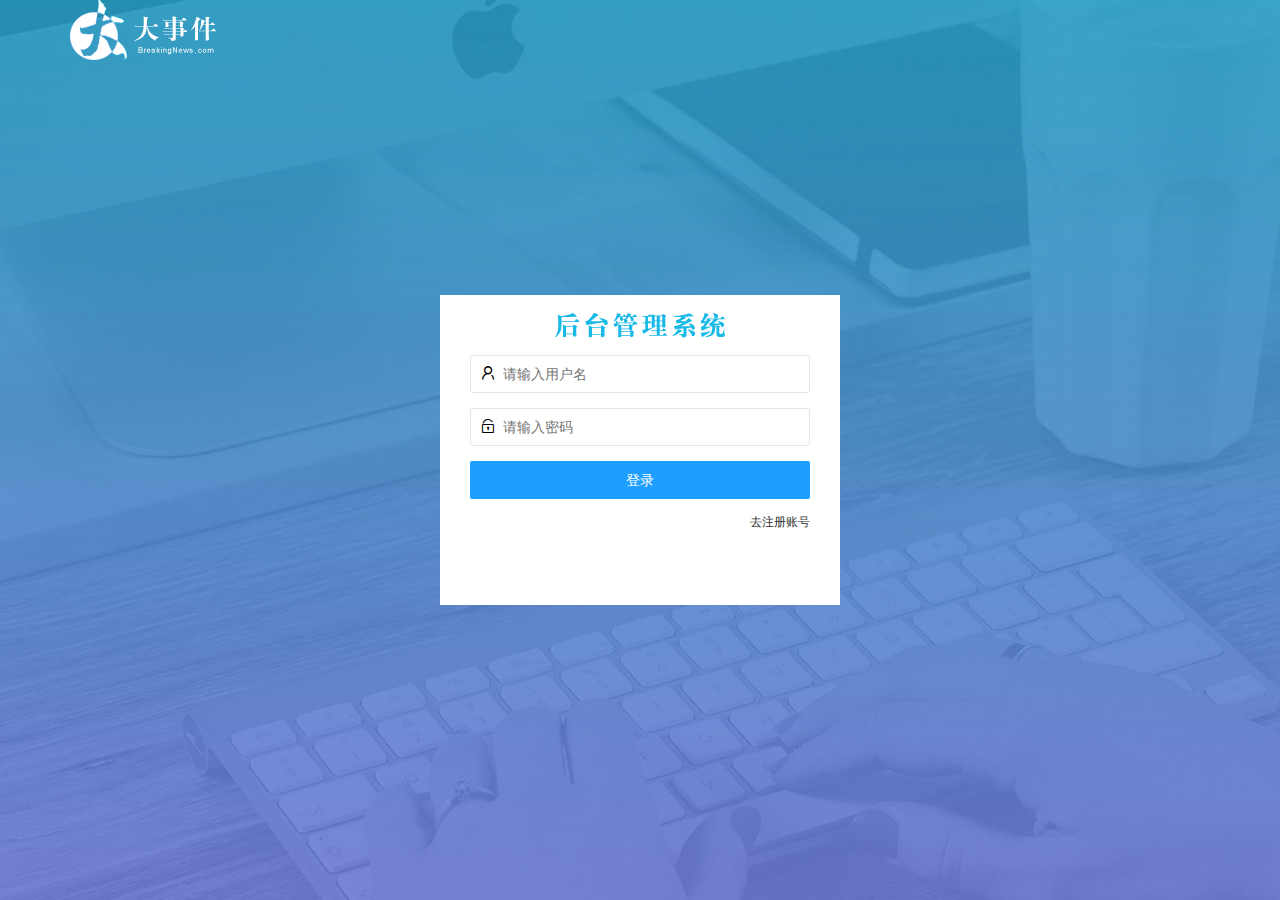
<file: login.html>
<!DOCTYPE html>
<html lang="en">

<head>
    <meta charset="UTF-8" />
    <meta http-equiv="X-UA-Compatible" content="IE=edge" />
    <meta name="viewport" content="width=device-width, initial-scale=1.0" />
    <title>大事件-登录</title>
    <!-- 导入 LayUI 样式 -->
    <link rel="stylesheet" href="./assets/lib/layui/css/layui.css" />
    <!-- 导入自定义样式 -->
    <link rel="stylesheet" href="./assets/css/login.css" />
</head>

<body>
    <!-- 头部 logo 区域 -->
    <div class="layui-main">
        <img src="./assets/images/logo.png" alt="" />
    </div>

    <!-- 登录注册区域 -->
    <div class="loginAndRegBox">
        <!-- 登录标题 -->
        <div class="title-box"></div>
        <!-- 登录 -->
        <div class="login-box">
            <form class="layui-form" action="" id="form_login">
                <!-- 用户名 -->
                <div class="layui-form-item">
                    <i class="layui-icon layui-icon-username"></i>
                    <input type="text" name="username" required lay-verify="required" placeholder="请输入用户名"
                        autocomplete="off" class="layui-input" />
                </div>
                <!-- 密码 -->
                <div class="layui-form-item">
                    <i class="layui-icon layui-icon-password"></i>
                    <input type="password" name="password" required lay-verify="required|pwd" placeholder="请输入密码"
                        autocomplete="off" class="layui-input" />
                </div>
                <!-- 登录按钮 -->
                <div class="layui-form-item">
                    <!-- 注意：表单提交按钮和普通按钮的区别，就是 lay-submit 属性 -->
                    <button class="layui-btn layui-btn-normal layui-btn-fluid" lay-submit>
                        登录
                    </button>
                </div>
                <div class="layui-form-item link">
                    <a href="javascript:;" id="link_reg">去注册账号</a>
                </div>
            </form>
        </div>
        <!-- 注册 -->
        <div class="reg-box">
            <form class="layui-form" id="form_reg" action="">
                <!-- 用户名 -->
                <div class="layui-form-item">
                    <i class="layui-icon layui-icon-username"></i>
                    <input type="text" name="username" required lay-verify="required" placeholder="请输入用户名"
                        autocomplete="off" class="layui-input" />
                </div>
                <!-- 密码 -->
                <div class="layui-form-item">
                    <i class="layui-icon layui-icon-password"></i>
                    <input type="password" name="password" required lay-verify="required|pwd" placeholder="请输入密码"
                        autocomplete="off" class="layui-input" />
                </div>
                <!-- 确认密码 -->
                <div class="layui-form-item">
                    <i class="layui-icon layui-icon-password"></i>
                    <input type="password" name="repassword" required lay-verify="required|pwd|repwd"
                        placeholder="再次确认密码" autocomplete="off" class="layui-input" />
                </div>
                <!-- 注册按钮 -->
                <div class="layui-form-item">
                    <!-- 注意：表单提交按钮和普通按钮的区别，就是 lay-submit 属性 -->
                    <button class="layui-btn layui-btn-normal layui-btn-fluid" lay-submit>
                        注册
                    </button>
                </div>
                <div class="layui-form-item link">
                    <a href="javascript:;" id="link_login">去登录</a>
                </div>
            </form>
        </div>
    </div>
</body>
<!-- 导入 LayUI 的 js 文件 -->
<script src="./assets/lib/layui/layui.all.js"></script>
<!-- 导入 jquery -->
<script src="./assets/lib/jquery.js"></script>
<script src="./assets/js/baseAPI.js"></script>
<!-- 导入自己的 js 文件 -->
<script src="./assets/js/login.js"></script>

</html>
</file>
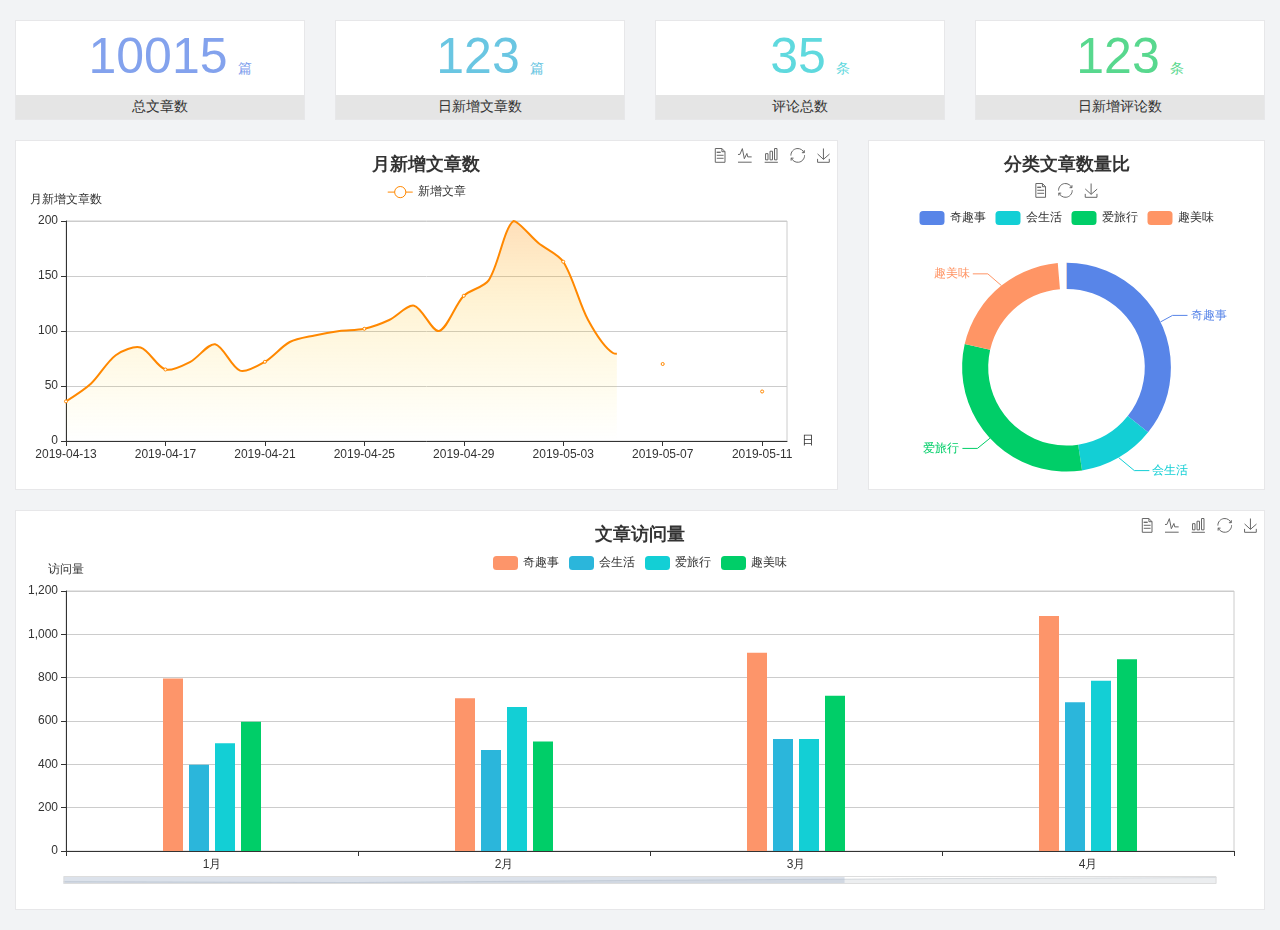
<file: home/dashboard.html>
<!DOCTYPE html>
<html lang="en">

<head>
  <meta charset="UTF-8">
  <meta name="viewport" content="width=device-width, initial-scale=1.0">
  <meta http-equiv="X-UA-Compatible" content="ie=edge">
  <title>图表统计</title>
  <link rel="stylesheet" href="../assets/lib/bootstrap.css" />
  <link rel="stylesheet" href="../assets/lib/main.css" />
  <script src="../assets/lib/jquery.js"></script>
  <script type="text/javascript" src="../assets/lib/echarts.min.js"></script>
</head>

<body>
  <div class="container-fluid">
    <div class="row spannel_list">
      <div class="col-sm-3 col-xs-6">
        <div class="spannel">
          <em>10015</em><span>篇</span>
          <b>总文章数</b>
        </div>
      </div>
      <div class="col-sm-3 col-xs-6">
        <div class="spannel scolor01">
          <em>123</em><span>篇</span>
          <b>日新增文章数</b>
        </div>
      </div>
      <div class="col-sm-3 col-xs-6">
        <div class="spannel scolor02">
          <em>35</em><span>条</span>
          <b>评论总数</b>
        </div>
      </div>
      <div class="col-sm-3 col-xs-6">
        <div class="spannel scolor03">
          <em>123</em><span>条</span>
          <b>日新增评论数</b>
        </div>
      </div>
    </div>
  </div>

  <div class="container-fluid">
    <div class="row curve-pie">
      <div class="col-lg-8 col-md-8">
        <div class="gragh_pannel" id="curve_show"></div>
      </div>
      <div class="col-lg-4 col-md-4">
        <div class="gragh_pannel" id="pie_show"></div>
      </div>
    </div>
  </div>

  <div class="container-fluid">
    <div class="column_pannel" id="column_show"></div>
  </div>

  <script>
    var oChart = echarts.init(document.getElementById('curve_show'));
    var aList_all = [
      { 'count': 36, 'date': '2019-04-13' },
      { 'count': 52, 'date': '2019-04-14' },
      { 'count': 78, 'date': '2019-04-15' },
      { 'count': 85, 'date': '2019-04-16' },
      { 'count': 65, 'date': '2019-04-17' },
      { 'count': 72, 'date': '2019-04-18' },
      { 'count': 88, 'date': '2019-04-19' },
      { 'count': 64, 'date': '2019-04-20' },
      { 'count': 72, 'date': '2019-04-21' },
      { 'count': 90, 'date': '2019-04-22' },
      { 'count': 96, 'date': '2019-04-23' },
      { 'count': 100, 'date': '2019-04-24' },
      { 'count': 102, 'date': '2019-04-25' },
      { 'count': 110, 'date': '2019-04-26' },
      { 'count': 123, 'date': '2019-04-27' },
      { 'count': 100, 'date': '2019-04-28' },
      { 'count': 132, 'date': '2019-04-29' },
      { 'count': 146, 'date': '2019-04-30' },
      { 'count': 200, 'date': '2019-05-01' },
      { 'count': 180, 'date': '2019-05-02' },
      { 'count': 163, 'date': '2019-05-03' },
      { 'count': 110, 'date': '2019-05-04' },
      { 'count': 80, 'date': '2019-05-05' },
      { 'count': 82, 'date': '2019-05-06' },
      { 'count': 70, 'date': '2019-05-07' },
      { 'count': 65, 'date': '2019-05-08' },
      { 'count': 54, 'date': '2019-05-09' },
      { 'count': 40, 'date': '2019-05-10' },
      { 'count': 45, 'date': '2019-05-11' },
      { 'count': 38, 'date': '2019-05-12' },
    ];

    let aCount = [];
    let aDate = [];

    for (var i = 0; i < aList_all.length; i++) {
      aCount.push(aList_all[i].count);
      aDate.push(aList_all[i].date);
    }

    var chartopt = {
      title: {
        text: '月新增文章数',
        left: 'center',
        top: '10'
      },
      tooltip: {
        trigger: 'axis'
      },
      legend: {
        data: ['新增文章'],
        top: '40'
      },
      toolbox: {
        show: true,
        feature: {
          mark: { show: true },
          dataView: { show: true, readOnly: false },
          magicType: { show: true, type: ['line', 'bar'] },
          restore: { show: true },
          saveAsImage: { show: true }
        }
      },
      calculable: true,
      xAxis: [
        {
          name: '日',
          type: 'category',
          boundaryGap: false,
          data: aDate
        }
      ],
      yAxis: [
        {
          name: '月新增文章数',
          type: 'value'
        }
      ],
      series: [
        {
          name: '新增文章',
          type: 'line',
          smooth: true,
          itemStyle: { normal: { areaStyle: { type: 'default' }, color: '#f80' }, lineStyle: { color: '#f80' } },
          data: aCount
        }],
      areaStyle: {
        normal: {
          color: new echarts.graphic.LinearGradient(0, 0, 0, 1, [{
            offset: 0,
            color: 'rgba(255,136,0,0.39)'
          }, {
            offset: .34,
            color: 'rgba(255,180,0,0.25)'
          }, {
            offset: 1,
            color: 'rgba(255,222,0,0.00)'
          }])

        }
      },
      grid: {
        show: true,
        x: 50,
        x2: 50,
        y: 80,
        height: 220
      }
    };

    oChart.setOption(chartopt);


    var oPie = echarts.init(document.getElementById('pie_show'));
    var oPieopt =
    {
      title: {
        top: 10,
        text: '分类文章数量比',
        x: 'center'
      },
      tooltip: {
        trigger: 'item',
        formatter: "{a} <br/>{b} : {c} ({d}%)"
      },
      color: ['#5885e8', '#13cfd5', '#00ce68', '#ff9565'],
      legend: {
        x: 'center',
        top: 65,
        data: ['奇趣事', '会生活', '爱旅行', '趣美味']
      },
      toolbox: {
        show: true,
        x: 'center',
        top: 35,
        feature: {
          mark: { show: true },
          dataView: { show: true, readOnly: false },
          magicType: {
            show: true,
            type: ['pie', 'funnel'],
            option: {
              funnel: {
                x: '25%',
                width: '50%',
                funnelAlign: 'left',
                max: 1548
              }
            }
          },
          restore: { show: true },
          saveAsImage: { show: true }
        }
      },
      calculable: true,
      series: [
        {
          name: '访问来源',
          type: 'pie',
          radius: ['45%', '60%'],
          center: ['50%', '65%'],
          data: [
            { value: 300, name: '奇趣事' },
            { value: 100, name: '会生活' },
            { value: 260, name: '爱旅行' },
            { value: 180, name: '趣美味' }
          ]
        }
      ]
    };
    oPie.setOption(oPieopt);



    var oColumn = this.echarts.init(document.getElementById('column_show'));
    var oColumnopt =
    {
      title: {
        text: '文章访问量',
        left: 'center',
        top: '10'
      },
      tooltip: {
        trigger: 'axis'
      },
      legend: {
        data: ['奇趣事', '会生活', '爱旅行', '趣美味'],
        top: '40'
      },
      toolbox: {
        show: true,
        feature: {
          mark: { show: true },
          dataView: { show: true, readOnly: false },
          magicType: { show: true, type: ['line', 'bar'] },
          restore: { show: true },
          saveAsImage: { show: true }
        }
      },
      calculable: true,
      xAxis: [
        {
          type: 'category',
          data: ['1月', '2月', '3月', '4月', '5月']
        }
      ],
      yAxis: [
        {
          name: '访问量',
          type: 'value'
        }
      ],
      series: [
        {
          name: '奇趣事',
          type: 'bar',
          barWidth: 20,
          itemStyle: {
            normal: { areaStyle: { type: 'default' }, color: '#fd956a' }
          },
          data: [800, 708, 920, 1090, 1200]
        },
        {
          name: '会生活',
          type: 'bar',
          barWidth: 20,
          itemStyle: {
            normal: { areaStyle: { type: 'default' }, color: '#2bb6db' }
          },
          data: [400, 468, 520, 690, 800]
        },
        {
          name: '爱旅行',
          type: 'bar',
          barWidth: 20,
          itemStyle: {
            normal: { areaStyle: { type: 'default' }, color: '#13cfd5' }
          },
          data: [500, 668, 520, 790, 900]
        },
        {
          name: '趣美味',
          type: 'bar',
          barWidth: 20,
          itemStyle: {
            normal: { areaStyle: { type: 'default' }, color: '#00ce68' }
          },
          data: [600, 508, 720, 890, 1000]
        }
      ],
      grid: {
        show: true,
        x: 50,
        x2: 30,
        y: 80,
        height: 260
      },
      dataZoom: [//给x轴设置滚动条
        {
          start: 0,//默认为0
          end: 100 - 1000 / 31,//默认为100
          type: 'slider',
          show: true,
          xAxisIndex: [0],
          handleSize: 0,//滑动条的 左右2个滑动条的大小
          height: 8,//组件高度
          left: 45, //左边的距离
          right: 50,//右边的距离
          bottom: 26,//右边的距离
          handleColor: '#ddd',//h滑动图标的颜色
          handleStyle: {
            borderColor: "#cacaca",
            borderWidth: "1",
            shadowBlur: 2,
            background: "#ddd",
            shadowColor: "#ddd",
          }
        }]
    };
    oColumn.setOption(oColumnopt);
  </script>
</body>

</html>
</file>
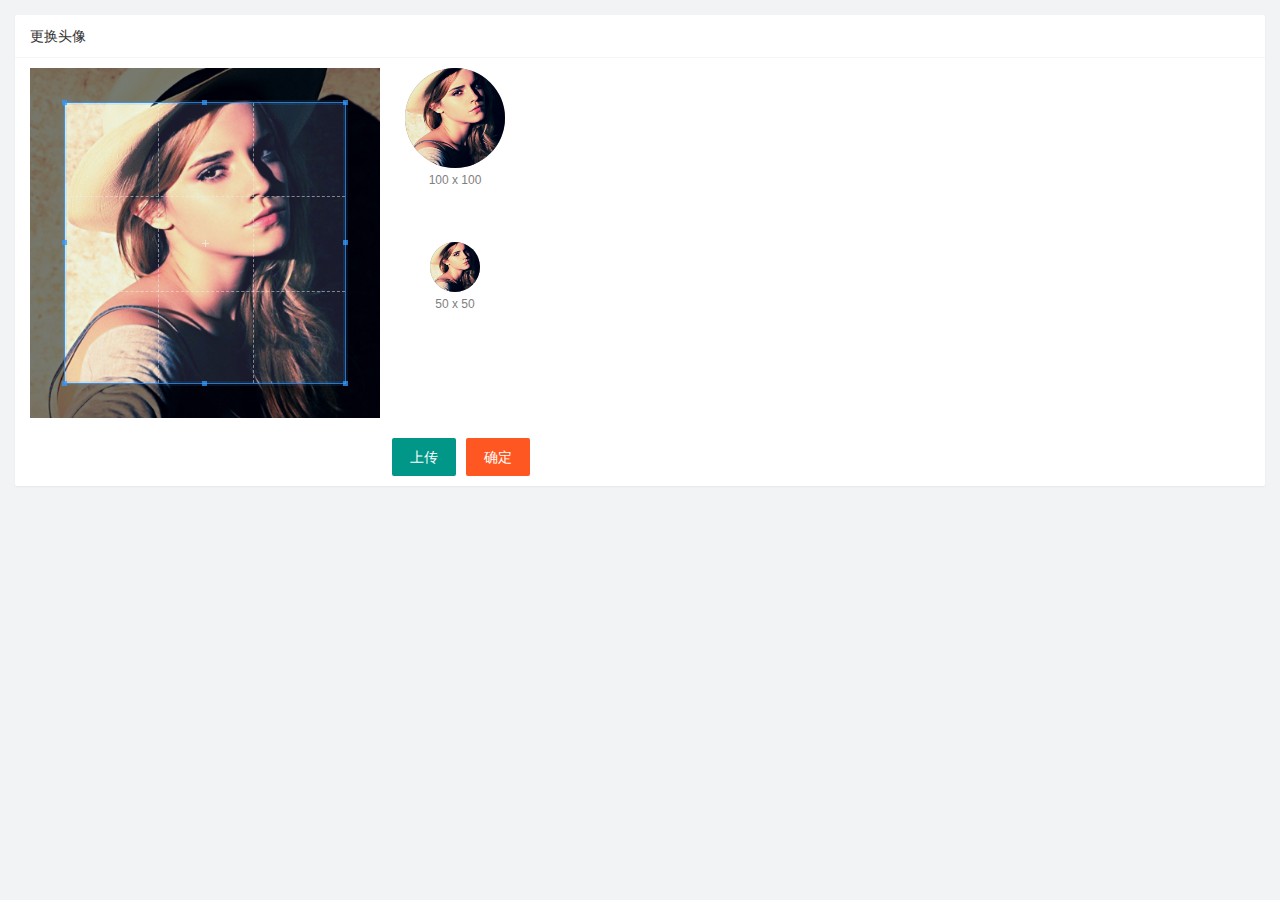
<file: user/user_avatar.html>
<!DOCTYPE html>
<html lang="en">

<head>
  <meta charset="UTF-8" />
  <meta http-equiv="X-UA-Compatible" content="IE=edge" />
  <meta name="viewport" content="width=device-width, initial-scale=1.0" />
  <title>Document</title>
  <link rel="stylesheet" href="../assets/lib/layui/css/layui.css" />
  <link rel="stylesheet" href="../assets/css/user/user_avatar.css" />
  <link rel="stylesheet" href="../assets/lib/cropper/cropper.css" />
</head>

<body>
  <div class="layui-card">
    <div class="layui-card-header">更换头像</div>
    <div class="layui-card-body">
      <!-- 第一行的图片裁剪和预览区域 -->
      <div class="row1">
        <!-- 图片裁剪区域 -->
        <div class="cropper-box">
          <!-- 这个 img 标签很重要，将来会把它初始化为裁剪区域 -->
          <img id="image" src="../assets/images/sample.jpg" />
        </div>
        <!-- 图片的预览区域 -->
        <div class="preview-box">
          <div>
            <!-- 宽高为 100px 的预览区域 -->
            <div class="img-preview w100"></div>
            <p class="size">100 x 100</p>
          </div>
          <div>
            <!-- 宽高为 50px 的预览区域 -->
            <div class="img-preview w50"></div>
            <p class="size">50 x 50</p>
          </div>
        </div>
      </div>
      <!-- 第二行的按钮区域 -->
      <div class="row2">
        <input type="file" name="" id="file" accept="image/png,image/jpeg" />
        <button type="button" class="layui-btn" id="btnChooseImage">
          上传
        </button>
        <button type="button" id="btnUpload" class="layui-btn layui-btn-danger">确定</button>
      </div>
    </div>
  </div>
</body>
<script src="../assets/lib/layui/layui.all.js"></script>
<script src="../assets/lib/jquery.js"></script>
<script src="../assets/lib/cropper/Cropper.js"></script>
<script src="../assets/lib/cropper/jquery-cropper.js"></script>
<script src="../assets/js/baseAPI.js"></script>
<script src="../assets/js/user/useravatar.js"></script>

</html>
</file>
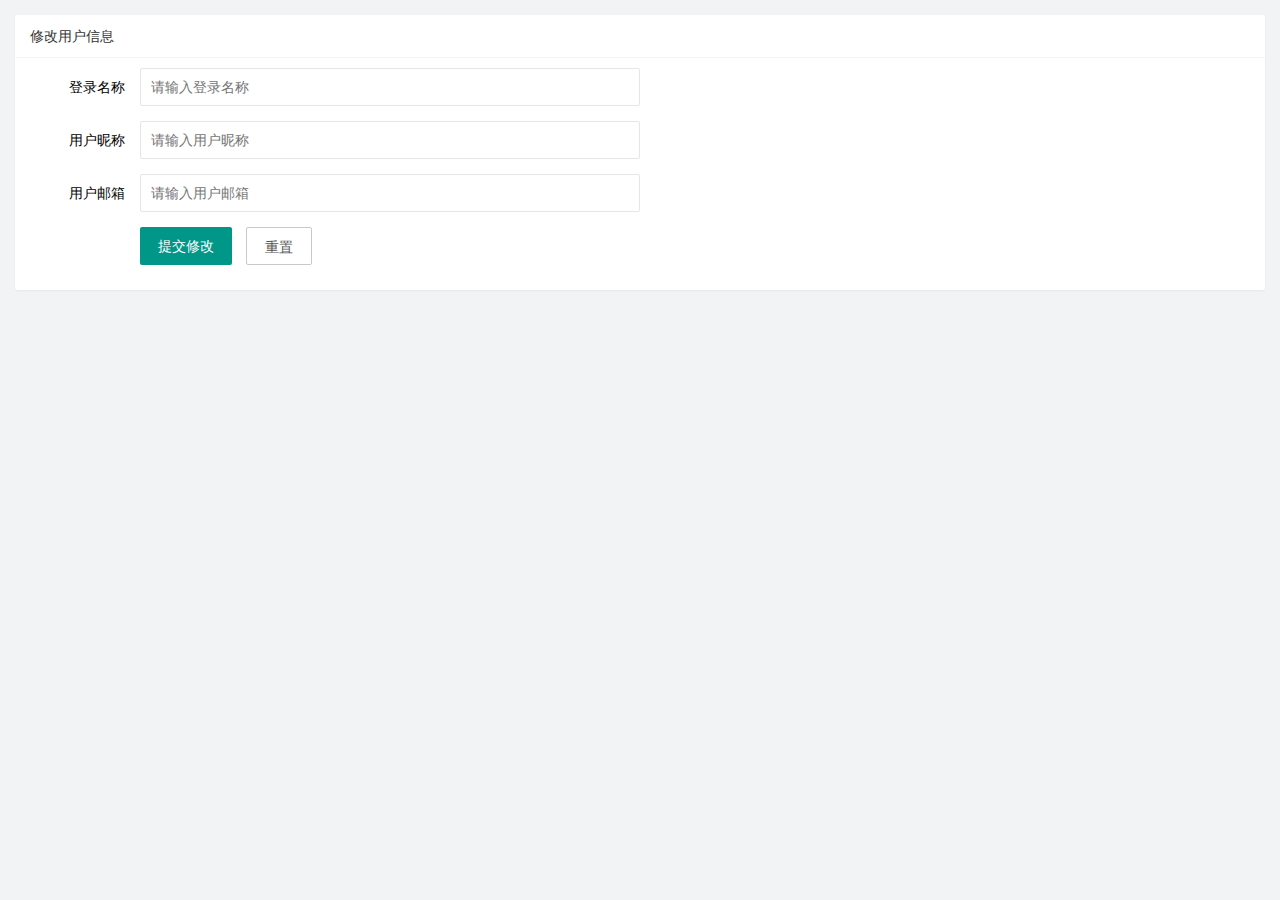
<file: user/user_info.html>
<!DOCTYPE html>
<html lang="en">

<head>
  <meta charset="UTF-8" />
  <meta http-equiv="X-UA-Compatible" content="IE=edge" />
  <meta name="viewport" content="width=device-width, initial-scale=1.0" />
  <title>Document</title>
  <link rel="stylesheet" href="../assets/lib/layui/css/layui.css" />
  <link rel="stylesheet" href="../assets/css/user/user_info.css" />
</head>

<body>
  <div class="layui-card">
    <div class="layui-card-header">修改用户信息</div>
    <div class="layui-card-body">
      <!-- form 表单 -->
      <form class="layui-form" action="" lay-filter="formUserInfo">
        <!-- 隐藏域 -->
        <input type="hidden" name="id">
        <div class="layui-form-item">
          <label class="layui-form-label">登录名称</label>
          <div class="layui-input-block">
            <input type="text" name="username" required readonly lay-verify="required" placeholder="请输入登录名称"
              autocomplete="off" class="layui-input" />
          </div>
        </div>
        <div class="layui-form-item">
          <label class="layui-form-label">用户昵称</label>
          <div class="layui-input-block">
            <input type="text" name="nickname" required lay-verify="required|nickname" placeholder="请输入用户昵称"
              autocomplete="off" class="layui-input" />
          </div>
        </div>
        <div class="layui-form-item">
          <label class="layui-form-label">用户邮箱</label>
          <div class="layui-input-block">
            <input type="text" name="email" required lay-verify="required|email" placeholder="请输入用户邮箱"
              autocomplete="off" class="layui-input" />
          </div>
        </div>
        <div class="layui-form-item">
          <div class="layui-input-block">
            <button class="layui-btn" lay-submit lay-filter="formDemo">提交修改</button>
            <button type="reset" id="btnReset" class="layui-btn layui-btn-primary">重置</button>
          </div>
        </div>
      </form>
    </div>
  </div>
</body>
<script src="../assets/lib/layui/layui.all.js"></script>
<script src="../assets/lib/jquery.js"></script>
<script src="../assets/js/baseAPI.js"></script>
<script src="../assets/js/user/userinfo.js"></script>

</html>
</file>
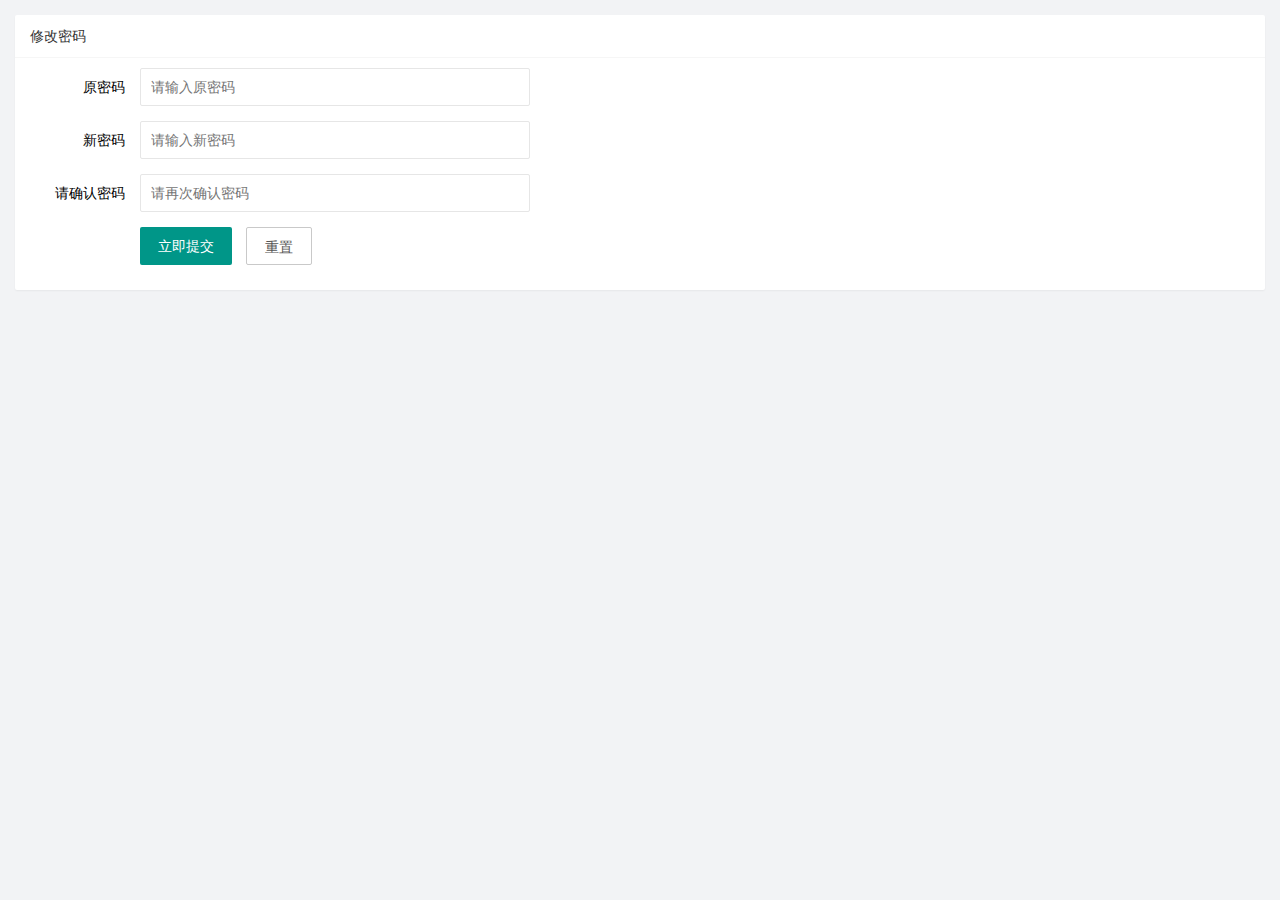
<file: user/user_pwd.html>
<!DOCTYPE html>
<html lang="en">

<head>
  <meta charset="UTF-8" />
  <meta http-equiv="X-UA-Compatible" content="IE=edge" />
  <meta name="viewport" content="width=device-width, initial-scale=1.0" />
  <title>Document</title>
  <link rel="stylesheet" href="../assets/lib/layui/css/layui.css" />
  <link rel="stylesheet" href="../assets/css/user/user_pwd.css" />
</head>

<body>
  <div class="layui-card">
    <div class="layui-card-header">修改密码</div>
    <div class="layui-card-body">
      <form class="layui-form" action="">
        <div class="layui-form-item">
          <label class="layui-form-label">原密码</label>
          <div class="layui-input-block">
            <input type="password" name="oldPwd" required lay-verify="required|pwd" placeholder="请输入原密码"
              autocomplete="off" class="layui-input" />
          </div>
        </div>
        <div class="layui-form-item">
          <label class="layui-form-label">新密码</label>
          <div class="layui-input-block">
            <input type="password" name="newPwd" required lay-verify="required|pwd|samePwd" placeholder="请输入新密码"
              autocomplete="off" class="layui-input" />
          </div>
        </div>
        <div class="layui-form-item">
          <label class="layui-form-label">请确认密码</label>
          <div class="layui-input-block">
            <input type="password" name="rePwd" required lay-verify="required|pwd|rePwd" placeholder="请再次确认密码"
              autocomplete="off" class="layui-input" />
          </div>
        </div>
        <div class="layui-form-item">
          <div class="layui-input-block">
            <button class="layui-btn" lay-submit lay-filter="formDemo">
              立即提交
            </button>
            <button type="reset" class="layui-btn layui-btn-primary">
              重置
            </button>
          </div>
        </div>
      </form>
    </div>
  </div>
</body>
<script src="../assets/lib/layui/layui.all.js"></script>
<script src="../assets/lib/jquery.js"></script>
<script src="../assets/js/baseAPI.js"></script>
<script src="../assets/js/user/userpwd.js"></script>

</html>
</file>
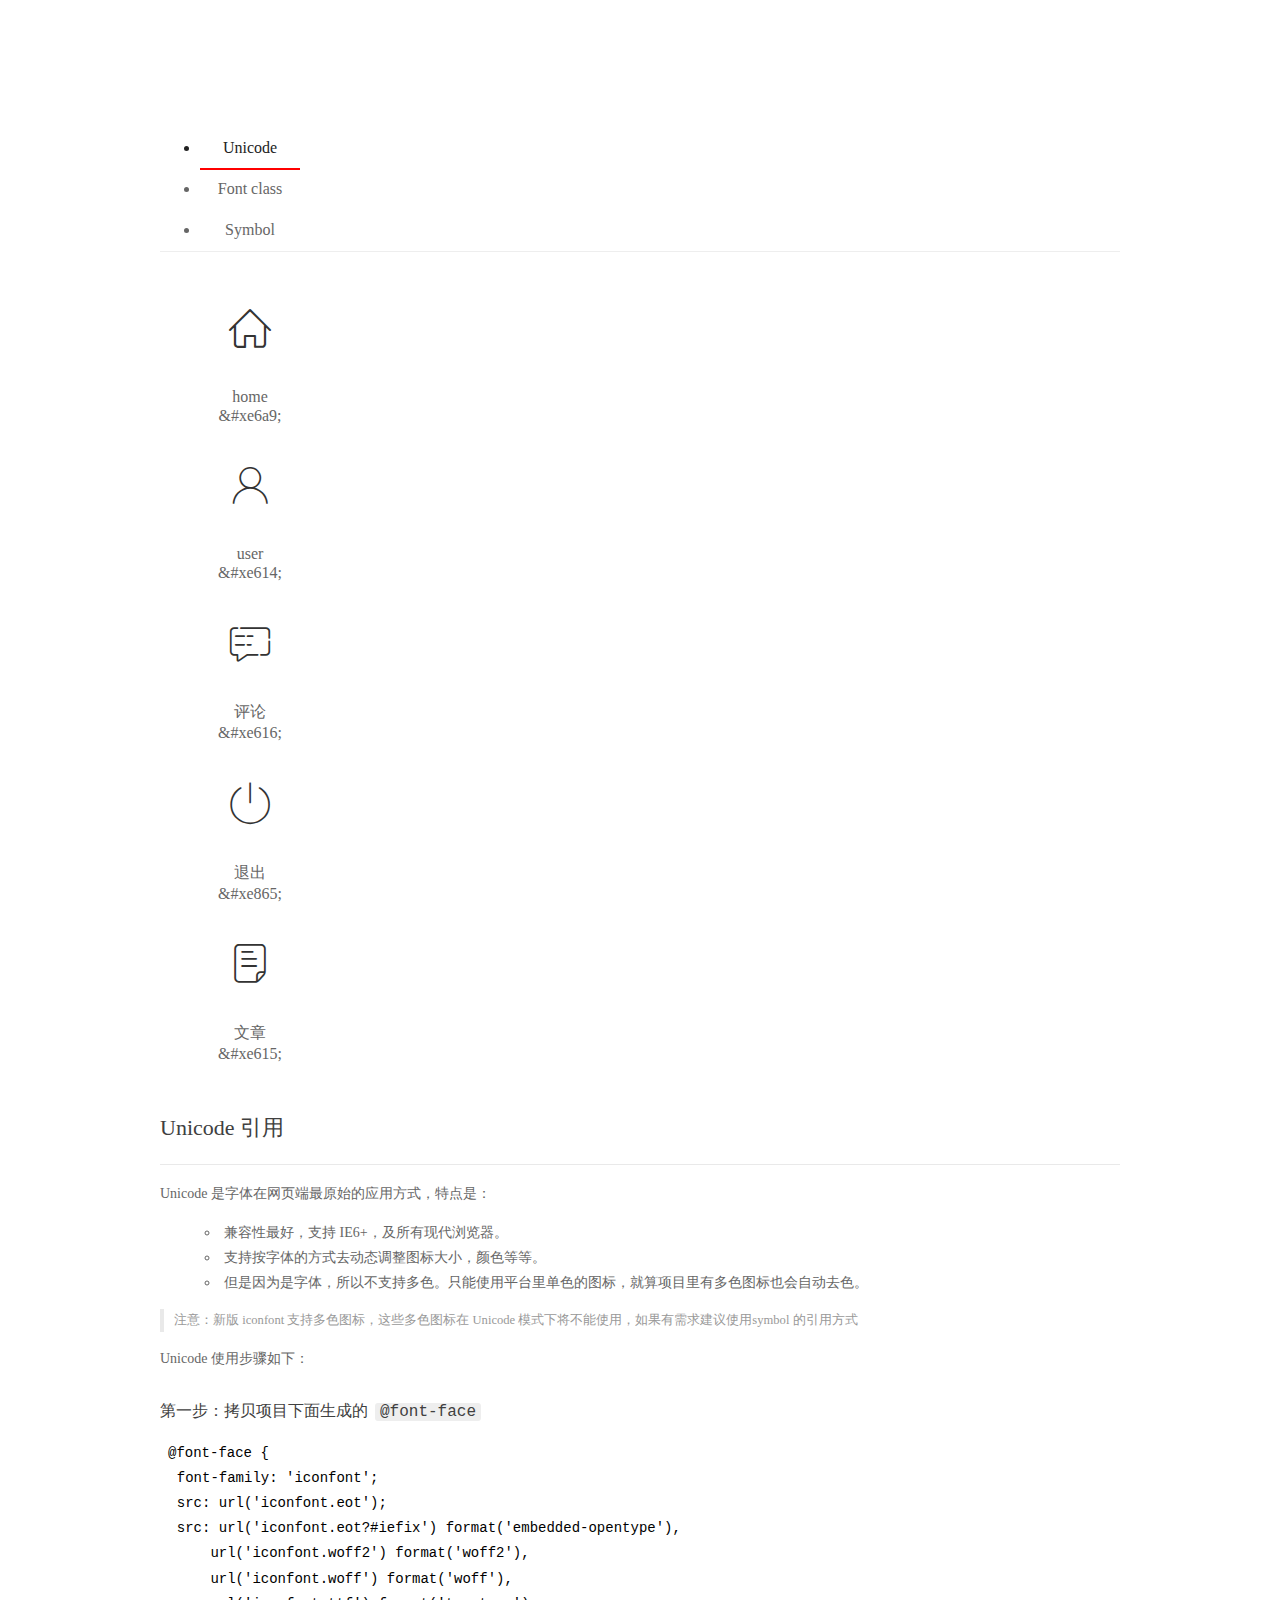
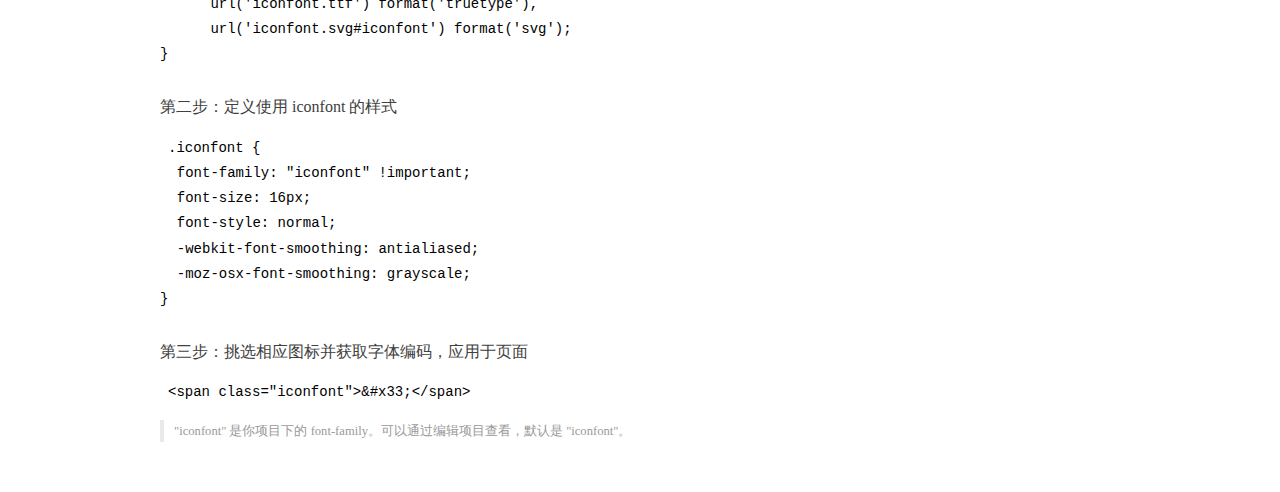
<file: assets/fonts/demo_index.html>
<!DOCTYPE html>
<html>
<head>
  <meta charset="utf-8"/>
  <title>IconFont Demo</title>
  <link rel="shortcut icon" href="https://gtms04.alicdn.com/tps/i4/TB1_oz6GVXXXXaFXpXXJDFnIXXX-64-64.ico" type="image/x-icon"/>
  <link rel="stylesheet" href="https://g.alicdn.com/thx/cube/1.3.2/cube.min.css">
  <link rel="stylesheet" href="demo.css">
  <link rel="stylesheet" href="iconfont.css">
  <script src="iconfont.js"></script>
  <!-- jQuery -->
  <script src="https://a1.alicdn.com/oss/uploads/2018/12/26/7bfddb60-08e8-11e9-9b04-53e73bb6408b.js"></script>
  <!-- 代码高亮 -->
  <script src="https://a1.alicdn.com/oss/uploads/2018/12/26/a3f714d0-08e6-11e9-8a15-ebf944d7534c.js"></script>
</head>
<body>
  <div class="main">
    <h1 class="logo"><a href="https://www.iconfont.cn/" title="iconfont 首页" target="_blank">&#xe86b;</a></h1>
    <div class="nav-tabs">
      <ul id="tabs" class="dib-box">
        <li class="dib active"><span>Unicode</span></li>
        <li class="dib"><span>Font class</span></li>
        <li class="dib"><span>Symbol</span></li>
      </ul>
      
    </div>
    <div class="tab-container">
      <div class="content unicode" style="display: block;">
          <ul class="icon_lists dib-box">
          
            <li class="dib">
              <span class="icon iconfont">&#xe6a9;</span>
                <div class="name">home</div>
                <div class="code-name">&amp;#xe6a9;</div>
              </li>
          
            <li class="dib">
              <span class="icon iconfont">&#xe614;</span>
                <div class="name">user</div>
                <div class="code-name">&amp;#xe614;</div>
              </li>
          
            <li class="dib">
              <span class="icon iconfont">&#xe616;</span>
                <div class="name">评论</div>
                <div class="code-name">&amp;#xe616;</div>
              </li>
          
            <li class="dib">
              <span class="icon iconfont">&#xe865;</span>
                <div class="name">退出</div>
                <div class="code-name">&amp;#xe865;</div>
              </li>
          
            <li class="dib">
              <span class="icon iconfont">&#xe615;</span>
                <div class="name">文章</div>
                <div class="code-name">&amp;#xe615;</div>
              </li>
          
          </ul>
          <div class="article markdown">
          <h2 id="unicode-">Unicode 引用</h2>
          <hr>

          <p>Unicode 是字体在网页端最原始的应用方式，特点是：</p>
          <ul>
            <li>兼容性最好，支持 IE6+，及所有现代浏览器。</li>
            <li>支持按字体的方式去动态调整图标大小，颜色等等。</li>
            <li>但是因为是字体，所以不支持多色。只能使用平台里单色的图标，就算项目里有多色图标也会自动去色。</li>
          </ul>
          <blockquote>
            <p>注意：新版 iconfont 支持多色图标，这些多色图标在 Unicode 模式下将不能使用，如果有需求建议使用symbol 的引用方式</p>
          </blockquote>
          <p>Unicode 使用步骤如下：</p>
          <h3 id="-font-face">第一步：拷贝项目下面生成的 <code>@font-face</code></h3>
<pre><code class="language-css"
>@font-face {
  font-family: 'iconfont';
  src: url('iconfont.eot');
  src: url('iconfont.eot?#iefix') format('embedded-opentype'),
      url('iconfont.woff2') format('woff2'),
      url('iconfont.woff') format('woff'),
      url('iconfont.ttf') format('truetype'),
      url('iconfont.svg#iconfont') format('svg');
}
</code></pre>
          <h3 id="-iconfont-">第二步：定义使用 iconfont 的样式</h3>
<pre><code class="language-css"
>.iconfont {
  font-family: "iconfont" !important;
  font-size: 16px;
  font-style: normal;
  -webkit-font-smoothing: antialiased;
  -moz-osx-font-smoothing: grayscale;
}
</code></pre>
          <h3 id="-">第三步：挑选相应图标并获取字体编码，应用于页面</h3>
<pre>
<code class="language-html"
>&lt;span class="iconfont"&gt;&amp;#x33;&lt;/span&gt;
</code></pre>
          <blockquote>
            <p>"iconfont" 是你项目下的 font-family。可以通过编辑项目查看，默认是 "iconfont"。</p>
          </blockquote>
          </div>
      </div>
      <div class="content font-class">
        <ul class="icon_lists dib-box">
          
          <li class="dib">
            <span class="icon iconfont icon-home"></span>
            <div class="name">
              home
            </div>
            <div class="code-name">.icon-home
            </div>
          </li>
          
          <li class="dib">
            <span class="icon iconfont icon-user"></span>
            <div class="name">
              user
            </div>
            <div class="code-name">.icon-user
            </div>
          </li>
          
          <li class="dib">
            <span class="icon iconfont icon-pinglun"></span>
            <div class="name">
              评论
            </div>
            <div class="code-name">.icon-pinglun
            </div>
          </li>
          
          <li class="dib">
            <span class="icon iconfont icon-tuichu"></span>
            <div class="name">
              退出
            </div>
            <div class="code-name">.icon-tuichu
            </div>
          </li>
          
          <li class="dib">
            <span class="icon iconfont icon-16"></span>
            <div class="name">
              文章
            </div>
            <div class="code-name">.icon-16
            </div>
          </li>
          
        </ul>
        <div class="article markdown">
        <h2 id="font-class-">font-class 引用</h2>
        <hr>

        <p>font-class 是 Unicode 使用方式的一种变种，主要是解决 Unicode 书写不直观，语意不明确的问题。</p>
        <p>与 Unicode 使用方式相比，具有如下特点：</p>
        <ul>
          <li>兼容性良好，支持 IE8+，及所有现代浏览器。</li>
          <li>相比于 Unicode 语意明确，书写更直观。可以很容易分辨这个 icon 是什么。</li>
          <li>因为使用 class 来定义图标，所以当要替换图标时，只需要修改 class 里面的 Unicode 引用。</li>
          <li>不过因为本质上还是使用的字体，所以多色图标还是不支持的。</li>
        </ul>
        <p>使用步骤如下：</p>
        <h3 id="-fontclass-">第一步：引入项目下面生成的 fontclass 代码：</h3>
<pre><code class="language-html">&lt;link rel="stylesheet" href="./iconfont.css"&gt;
</code></pre>
        <h3 id="-">第二步：挑选相应图标并获取类名，应用于页面：</h3>
<pre><code class="language-html">&lt;span class="iconfont icon-xxx"&gt;&lt;/span&gt;
</code></pre>
        <blockquote>
          <p>"
            iconfont" 是你项目下的 font-family。可以通过编辑项目查看，默认是 "iconfont"。</p>
        </blockquote>
      </div>
      </div>
      <div class="content symbol">
          <ul class="icon_lists dib-box">
          
            <li class="dib">
                <svg class="icon svg-icon" aria-hidden="true">
                  <use xlink:href="#icon-home"></use>
                </svg>
                <div class="name">home</div>
                <div class="code-name">#icon-home</div>
            </li>
          
            <li class="dib">
                <svg class="icon svg-icon" aria-hidden="true">
                  <use xlink:href="#icon-user"></use>
                </svg>
                <div class="name">user</div>
                <div class="code-name">#icon-user</div>
            </li>
          
            <li class="dib">
                <svg class="icon svg-icon" aria-hidden="true">
                  <use xlink:href="#icon-pinglun"></use>
                </svg>
                <div class="name">评论</div>
                <div class="code-name">#icon-pinglun</div>
            </li>
          
            <li class="dib">
                <svg class="icon svg-icon" aria-hidden="true">
                  <use xlink:href="#icon-tuichu"></use>
                </svg>
                <div class="name">退出</div>
                <div class="code-name">#icon-tuichu</div>
            </li>
          
            <li class="dib">
                <svg class="icon svg-icon" aria-hidden="true">
                  <use xlink:href="#icon-16"></use>
                </svg>
                <div class="name">文章</div>
                <div class="code-name">#icon-16</div>
            </li>
          
          </ul>
          <div class="article markdown">
          <h2 id="symbol-">Symbol 引用</h2>
          <hr>

          <p>这是一种全新的使用方式，应该说这才是未来的主流，也是平台目前推荐的用法。相关介绍可以参考这篇<a href="">文章</a>
            这种用法其实是做了一个 SVG 的集合，与另外两种相比具有如下特点：</p>
          <ul>
            <li>支持多色图标了，不再受单色限制。</li>
            <li>通过一些技巧，支持像字体那样，通过 <code>font-size</code>, <code>color</code> 来调整样式。</li>
            <li>兼容性较差，支持 IE9+，及现代浏览器。</li>
            <li>浏览器渲染 SVG 的性能一般，还不如 png。</li>
          </ul>
          <p>使用步骤如下：</p>
          <h3 id="-symbol-">第一步：引入项目下面生成的 symbol 代码：</h3>
<pre><code class="language-html">&lt;script src="./iconfont.js"&gt;&lt;/script&gt;
</code></pre>
          <h3 id="-css-">第二步：加入通用 CSS 代码（引入一次就行）：</h3>
<pre><code class="language-html">&lt;style&gt;
.icon {
  width: 1em;
  height: 1em;
  vertical-align: -0.15em;
  fill: currentColor;
  overflow: hidden;
}
&lt;/style&gt;
</code></pre>
          <h3 id="-">第三步：挑选相应图标并获取类名，应用于页面：</h3>
<pre><code class="language-html">&lt;svg class="icon" aria-hidden="true"&gt;
  &lt;use xlink:href="#icon-xxx"&gt;&lt;/use&gt;
&lt;/svg&gt;
</code></pre>
          </div>
      </div>

    </div>
  </div>
  <script>
  $(document).ready(function () {
      $('.tab-container .content:first').show()

      $('#tabs li').click(function (e) {
        var tabContent = $('.tab-container .content')
        var index = $(this).index()

        if ($(this).hasClass('active')) {
          return
        } else {
          $('#tabs li').removeClass('active')
          $(this).addClass('active')

          tabContent.hide().eq(index).fadeIn()
        }
      })
    })
  </script>
</body>
</html>
</file>
<file: assets/lib/layui/css/layui.css>
/** layui-v2.5.5 MIT License By https://www.layui.com */
 .layui-inline,img{display:inline-block;vertical-align:middle}h1,h2,h3,h4,h5,h6{font-weight:400}.layui-edge,.layui-header,.layui-inline,.layui-main{position:relative}.layui-body,.layui-edge,.layui-elip{overflow:hidden}.layui-btn,.layui-edge,.layui-inline,img{vertical-align:middle}.layui-btn,.layui-disabled,.layui-icon,.layui-unselect{-moz-user-select:none;-webkit-user-select:none;-ms-user-select:none}.layui-elip,.layui-form-checkbox span,.layui-form-pane .layui-form-label{text-overflow:ellipsis;white-space:nowrap}.layui-breadcrumb,.layui-tree-btnGroup{visibility:hidden}blockquote,body,button,dd,div,dl,dt,form,h1,h2,h3,h4,h5,h6,input,li,ol,p,pre,td,textarea,th,ul{margin:0;padding:0;-webkit-tap-highlight-color:rgba(0,0,0,0)}a:active,a:hover{outline:0}img{border:none}li{list-style:none}table{border-collapse:collapse;border-spacing:0}h4,h5,h6{font-size:100%}button,input,optgroup,option,select,textarea{font-family:inherit;font-size:inherit;font-style:inherit;font-weight:inherit;outline:0}pre{white-space:pre-wrap;white-space:-moz-pre-wrap;white-space:-pre-wrap;white-space:-o-pre-wrap;word-wrap:break-word}body{line-height:24px;font:14px Helvetica Neue,Helvetica,PingFang SC,Tahoma,Arial,sans-serif}hr{height:1px;margin:10px 0;border:0;clear:both}a{color:#333;text-decoration:none}a:hover{color:#777}a cite{font-style:normal;*cursor:pointer}.layui-border-box,.layui-border-box *{box-sizing:border-box}.layui-box,.layui-box *{box-sizing:content-box}.layui-clear{clear:both;*zoom:1}.layui-clear:after{content:'\20';clear:both;*zoom:1;display:block;height:0}.layui-inline{*display:inline;*zoom:1}.layui-edge{display:inline-block;width:0;height:0;border-width:6px;border-style:dashed;border-color:transparent}.layui-edge-top{top:-4px;border-bottom-color:#999;border-bottom-style:solid}.layui-edge-right{border-left-color:#999;border-left-style:solid}.layui-edge-bottom{top:2px;border-top-color:#999;border-top-style:solid}.layui-edge-left{border-right-color:#999;border-right-style:solid}.layui-disabled,.layui-disabled:hover{color:#d2d2d2!important;cursor:not-allowed!important}.layui-circle{border-radius:100%}.layui-show{display:block!important}.layui-hide{display:none!important}@font-face{font-family:layui-icon;src:url(../font/iconfont.eot?v=250);src:url(../font/iconfont.eot?v=250#iefix) format('embedded-opentype'),url(../font/iconfont.woff2?v=250) format('woff2'),url(../font/iconfont.woff?v=250) format('woff'),url(../font/iconfont.ttf?v=250) format('truetype'),url(../font/iconfont.svg?v=250#layui-icon) format('svg')}.layui-icon{font-family:layui-icon!important;font-size:16px;font-style:normal;-webkit-font-smoothing:antialiased;-moz-osx-font-smoothing:grayscale}.layui-icon-reply-fill:before{content:"\e611"}.layui-icon-set-fill:before{content:"\e614"}.layui-icon-menu-fill:before{content:"\e60f"}.layui-icon-search:before{content:"\e615"}.layui-icon-share:before{content:"\e641"}.layui-icon-set-sm:before{content:"\e620"}.layui-icon-engine:before{content:"\e628"}.layui-icon-close:before{content:"\1006"}.layui-icon-close-fill:before{content:"\1007"}.layui-icon-chart-screen:before{content:"\e629"}.layui-icon-star:before{content:"\e600"}.layui-icon-circle-dot:before{content:"\e617"}.layui-icon-chat:before{content:"\e606"}.layui-icon-release:before{content:"\e609"}.layui-icon-list:before{content:"\e60a"}.layui-icon-chart:before{content:"\e62c"}.layui-icon-ok-circle:before{content:"\1005"}.layui-icon-layim-theme:before{content:"\e61b"}.layui-icon-table:before{content:"\e62d"}.layui-icon-right:before{content:"\e602"}.layui-icon-left:before{content:"\e603"}.layui-icon-cart-simple:before{content:"\e698"}.layui-icon-face-cry:before{content:"\e69c"}.layui-icon-face-smile:before{content:"\e6af"}.layui-icon-survey:before{content:"\e6b2"}.layui-icon-tree:before{content:"\e62e"}.layui-icon-upload-circle:before{content:"\e62f"}.layui-icon-add-circle:before{content:"\e61f"}.layui-icon-download-circle:before{content:"\e601"}.layui-icon-templeate-1:before{content:"\e630"}.layui-icon-util:before{content:"\e631"}.layui-icon-face-surprised:before{content:"\e664"}.layui-icon-edit:before{content:"\e642"}.layui-icon-speaker:before{content:"\e645"}.layui-icon-down:before{content:"\e61a"}.layui-icon-file:before{content:"\e621"}.layui-icon-layouts:before{content:"\e632"}.layui-icon-rate-half:before{content:"\e6c9"}.layui-icon-add-circle-fine:before{content:"\e608"}.layui-icon-prev-circle:before{content:"\e633"}.layui-icon-read:before{content:"\e705"}.layui-icon-404:before{content:"\e61c"}.layui-icon-carousel:before{content:"\e634"}.layui-icon-help:before{content:"\e607"}.layui-icon-code-circle:before{content:"\e635"}.layui-icon-water:before{content:"\e636"}.layui-icon-username:before{content:"\e66f"}.layui-icon-find-fill:before{content:"\e670"}.layui-icon-about:before{content:"\e60b"}.layui-icon-location:before{content:"\e715"}.layui-icon-up:before{content:"\e619"}.layui-icon-pause:before{content:"\e651"}.layui-icon-date:before{content:"\e637"}.layui-icon-layim-uploadfile:before{content:"\e61d"}.layui-icon-delete:before{content:"\e640"}.layui-icon-play:before{content:"\e652"}.layui-icon-top:before{content:"\e604"}.layui-icon-friends:before{content:"\e612"}.layui-icon-refresh-3:before{content:"\e9aa"}.layui-icon-ok:before{content:"\e605"}.layui-icon-layer:before{content:"\e638"}.layui-icon-face-smile-fine:before{content:"\e60c"}.layui-icon-dollar:before{content:"\e659"}.layui-icon-group:before{content:"\e613"}.layui-icon-layim-download:before{content:"\e61e"}.layui-icon-picture-fine:before{content:"\e60d"}.layui-icon-link:before{content:"\e64c"}.layui-icon-diamond:before{content:"\e735"}.layui-icon-log:before{content:"\e60e"}.layui-icon-rate-solid:before{content:"\e67a"}.layui-icon-fonts-del:before{content:"\e64f"}.layui-icon-unlink:before{content:"\e64d"}.layui-icon-fonts-clear:before{content:"\e639"}.layui-icon-triangle-r:before{content:"\e623"}.layui-icon-circle:before{content:"\e63f"}.layui-icon-radio:before{content:"\e643"}.layui-icon-align-center:before{content:"\e647"}.layui-icon-align-right:before{content:"\e648"}.layui-icon-align-left:before{content:"\e649"}.layui-icon-loading-1:before{content:"\e63e"}.layui-icon-return:before{content:"\e65c"}.layui-icon-fonts-strong:before{content:"\e62b"}.layui-icon-upload:before{content:"\e67c"}.layui-icon-dialogue:before{content:"\e63a"}.layui-icon-video:before{content:"\e6ed"}.layui-icon-headset:before{content:"\e6fc"}.layui-icon-cellphone-fine:before{content:"\e63b"}.layui-icon-add-1:before{content:"\e654"}.layui-icon-face-smile-b:before{content:"\e650"}.layui-icon-fonts-html:before{content:"\e64b"}.layui-icon-form:before{content:"\e63c"}.layui-icon-cart:before{content:"\e657"}.layui-icon-camera-fill:before{content:"\e65d"}.layui-icon-tabs:before{content:"\e62a"}.layui-icon-fonts-code:before{content:"\e64e"}.layui-icon-fire:before{content:"\e756"}.layui-icon-set:before{content:"\e716"}.layui-icon-fonts-u:before{content:"\e646"}.layui-icon-triangle-d:before{content:"\e625"}.layui-icon-tips:before{content:"\e702"}.layui-icon-picture:before{content:"\e64a"}.layui-icon-more-vertical:before{content:"\e671"}.layui-icon-flag:before{content:"\e66c"}.layui-icon-loading:before{content:"\e63d"}.layui-icon-fonts-i:before{content:"\e644"}.layui-icon-refresh-1:before{content:"\e666"}.layui-icon-rmb:before{content:"\e65e"}.layui-icon-home:before{content:"\e68e"}.layui-icon-user:before{content:"\e770"}.layui-icon-notice:before{content:"\e667"}.layui-icon-login-weibo:before{content:"\e675"}.layui-icon-voice:before{content:"\e688"}.layui-icon-upload-drag:before{content:"\e681"}.layui-icon-login-qq:before{content:"\e676"}.layui-icon-snowflake:before{content:"\e6b1"}.layui-icon-file-b:before{content:"\e655"}.layui-icon-template:before{content:"\e663"}.layui-icon-auz:before{content:"\e672"}.layui-icon-console:before{content:"\e665"}.layui-icon-app:before{content:"\e653"}.layui-icon-prev:before{content:"\e65a"}.layui-icon-website:before{content:"\e7ae"}.layui-icon-next:before{content:"\e65b"}.layui-icon-component:before{content:"\e857"}.layui-icon-more:before{content:"\e65f"}.layui-icon-login-wechat:before{content:"\e677"}.layui-icon-shrink-right:before{content:"\e668"}.layui-icon-spread-left:before{content:"\e66b"}.layui-icon-camera:before{content:"\e660"}.layui-icon-note:before{content:"\e66e"}.layui-icon-refresh:before{content:"\e669"}.layui-icon-female:before{content:"\e661"}.layui-icon-male:before{content:"\e662"}.layui-icon-password:before{content:"\e673"}.layui-icon-senior:before{content:"\e674"}.layui-icon-theme:before{content:"\e66a"}.layui-icon-tread:before{content:"\e6c5"}.layui-icon-praise:before{content:"\e6c6"}.layui-icon-star-fill:before{content:"\e658"}.layui-icon-rate:before{content:"\e67b"}.layui-icon-template-1:before{content:"\e656"}.layui-icon-vercode:before{content:"\e679"}.layui-icon-cellphone:before{content:"\e678"}.layui-icon-screen-full:before{content:"\e622"}.layui-icon-screen-restore:before{content:"\e758"}.layui-icon-cols:before{content:"\e610"}.layui-icon-export:before{content:"\e67d"}.layui-icon-print:before{content:"\e66d"}.layui-icon-slider:before{content:"\e714"}.layui-icon-addition:before{content:"\e624"}.layui-icon-subtraction:before{content:"\e67e"}.layui-icon-service:before{content:"\e626"}.layui-icon-transfer:before{content:"\e691"}.layui-main{width:1140px;margin:0 auto}.layui-header{z-index:1000;height:60px}.layui-header a:hover{transition:all .5s;-webkit-transition:all .5s}.layui-side{position:fixed;left:0;top:0;bottom:0;z-index:999;width:200px;overflow-x:hidden}.layui-side-scroll{position:relative;width:220px;height:100%;overflow-x:hidden}.layui-body{position:absolute;left:200px;right:0;top:0;bottom:0;z-index:998;width:auto;overflow-y:auto;box-sizing:border-box}.layui-layout-body{overflow:hidden}.layui-layout-admin .layui-header{background-color:#23262E}.layui-layout-admin .layui-side{top:60px;width:200px;overflow-x:hidden}.layui-layout-admin .layui-body{position:fixed;top:60px;bottom:44px}.layui-layout-admin .layui-main{width:auto;margin:0 15px}.layui-layout-admin .layui-footer{position:fixed;left:200px;right:0;bottom:0;height:44px;line-height:44px;padding:0 15px;background-color:#eee}.layui-layout-admin .layui-logo{position:absolute;left:0;top:0;width:200px;height:100%;line-height:60px;text-align:center;color:#009688;font-size:16px}.layui-layout-admin .layui-header .layui-nav{background:0 0}.layui-layout-left{position:absolute!important;left:200px;top:0}.layui-layout-right{position:absolute!important;right:0;top:0}.layui-container{position:relative;margin:0 auto;padding:0 15px;box-sizing:border-box}.layui-fluid{position:relative;margin:0 auto;padding:0 15px}.layui-row:after,.layui-row:before{content:'';display:block;clear:both}.layui-col-lg1,.layui-col-lg10,.layui-col-lg11,.layui-col-lg12,.layui-col-lg2,.layui-col-lg3,.layui-col-lg4,.layui-col-lg5,.layui-col-lg6,.layui-col-lg7,.layui-col-lg8,.layui-col-lg9,.layui-col-md1,.layui-col-md10,.layui-col-md11,.layui-col-md12,.layui-col-md2,.layui-col-md3,.layui-col-md4,.layui-col-md5,.layui-col-md6,.layui-col-md7,.layui-col-md8,.layui-col-md9,.layui-col-sm1,.layui-col-sm10,.layui-col-sm11,.layui-col-sm12,.layui-col-sm2,.layui-col-sm3,.layui-col-sm4,.layui-col-sm5,.layui-col-sm6,.layui-col-sm7,.layui-col-sm8,.layui-col-sm9,.layui-col-xs1,.layui-col-xs10,.layui-col-xs11,.layui-col-xs12,.layui-col-xs2,.layui-col-xs3,.layui-col-xs4,.layui-col-xs5,.layui-col-xs6,.layui-col-xs7,.layui-col-xs8,.layui-col-xs9{position:relative;display:block;box-sizing:border-box}.layui-col-xs1,.layui-col-xs10,.layui-col-xs11,.layui-col-xs12,.layui-col-xs2,.layui-col-xs3,.layui-col-xs4,.layui-col-xs5,.layui-col-xs6,.layui-col-xs7,.layui-col-xs8,.layui-col-xs9{float:left}.layui-col-xs1{width:8.33333333%}.layui-col-xs2{width:16.66666667%}.layui-col-xs3{width:25%}.layui-col-xs4{width:33.33333333%}.layui-col-xs5{width:41.66666667%}.layui-col-xs6{width:50%}.layui-col-xs7{width:58.33333333%}.layui-col-xs8{width:66.66666667%}.layui-col-xs9{width:75%}.layui-col-xs10{width:83.33333333%}.layui-col-xs11{width:91.66666667%}.layui-col-xs12{width:100%}.layui-col-xs-offset1{margin-left:8.33333333%}.layui-col-xs-offset2{margin-left:16.66666667%}.layui-col-xs-offset3{margin-left:25%}.layui-col-xs-offset4{margin-left:33.33333333%}.layui-col-xs-offset5{margin-left:41.66666667%}.layui-col-xs-offset6{margin-left:50%}.layui-col-xs-offset7{margin-left:58.33333333%}.layui-col-xs-offset8{margin-left:66.66666667%}.layui-col-xs-offset9{margin-left:75%}.layui-col-xs-offset10{margin-left:83.33333333%}.layui-col-xs-offset11{margin-left:91.66666667%}.layui-col-xs-offset12{margin-left:100%}@media screen and (max-width:768px){.layui-hide-xs{display:none!important}.layui-show-xs-block{display:block!important}.layui-show-xs-inline{display:inline!important}.layui-show-xs-inline-block{display:inline-block!important}}@media screen and (min-width:768px){.layui-container{width:750px}.layui-hide-sm{display:none!important}.layui-show-sm-block{display:block!important}.layui-show-sm-inline{display:inline!important}.layui-show-sm-inline-block{display:inline-block!important}.layui-col-sm1,.layui-col-sm10,.layui-col-sm11,.layui-col-sm12,.layui-col-sm2,.layui-col-sm3,.layui-col-sm4,.layui-col-sm5,.layui-col-sm6,.layui-col-sm7,.layui-col-sm8,.layui-col-sm9{float:left}.layui-col-sm1{width:8.33333333%}.layui-col-sm2{width:16.66666667%}.layui-col-sm3{width:25%}.layui-col-sm4{width:33.33333333%}.layui-col-sm5{width:41.66666667%}.layui-col-sm6{width:50%}.layui-col-sm7{width:58.33333333%}.layui-col-sm8{width:66.66666667%}.layui-col-sm9{width:75%}.layui-col-sm10{width:83.33333333%}.layui-col-sm11{width:91.66666667%}.layui-col-sm12{width:100%}.layui-col-sm-offset1{margin-left:8.33333333%}.layui-col-sm-offset2{margin-left:16.66666667%}.layui-col-sm-offset3{margin-left:25%}.layui-col-sm-offset4{margin-left:33.33333333%}.layui-col-sm-offset5{margin-left:41.66666667%}.layui-col-sm-offset6{margin-left:50%}.layui-col-sm-offset7{margin-left:58.33333333%}.layui-col-sm-offset8{margin-left:66.66666667%}.layui-col-sm-offset9{margin-left:75%}.layui-col-sm-offset10{margin-left:83.33333333%}.layui-col-sm-offset11{margin-left:91.66666667%}.layui-col-sm-offset12{margin-left:100%}}@media screen and (min-width:992px){.layui-container{width:970px}.layui-hide-md{display:none!important}.layui-show-md-block{display:block!important}.layui-show-md-inline{display:inline!important}.layui-show-md-inline-block{display:inline-block!important}.layui-col-md1,.layui-col-md10,.layui-col-md11,.layui-col-md12,.layui-col-md2,.layui-col-md3,.layui-col-md4,.layui-col-md5,.layui-col-md6,.layui-col-md7,.layui-col-md8,.layui-col-md9{float:left}.layui-col-md1{width:8.33333333%}.layui-col-md2{width:16.66666667%}.layui-col-md3{width:25%}.layui-col-md4{width:33.33333333%}.layui-col-md5{width:41.66666667%}.layui-col-md6{width:50%}.layui-col-md7{width:58.33333333%}.layui-col-md8{width:66.66666667%}.layui-col-md9{width:75%}.layui-col-md10{width:83.33333333%}.layui-col-md11{width:91.66666667%}.layui-col-md12{width:100%}.layui-col-md-offset1{margin-left:8.33333333%}.layui-col-md-offset2{margin-left:16.66666667%}.layui-col-md-offset3{margin-left:25%}.layui-col-md-offset4{margin-left:33.33333333%}.layui-col-md-offset5{margin-left:41.66666667%}.layui-col-md-offset6{margin-left:50%}.layui-col-md-offset7{margin-left:58.33333333%}.layui-col-md-offset8{margin-left:66.66666667%}.layui-col-md-offset9{margin-left:75%}.layui-col-md-offset10{margin-left:83.33333333%}.layui-col-md-offset11{margin-left:91.66666667%}.layui-col-md-offset12{margin-left:100%}}@media screen and (min-width:1200px){.layui-container{width:1170px}.layui-hide-lg{display:none!important}.layui-show-lg-block{display:block!important}.layui-show-lg-inline{display:inline!important}.layui-show-lg-inline-block{display:inline-block!important}.layui-col-lg1,.layui-col-lg10,.layui-col-lg11,.layui-col-lg12,.layui-col-lg2,.layui-col-lg3,.layui-col-lg4,.layui-col-lg5,.layui-col-lg6,.layui-col-lg7,.layui-col-lg8,.layui-col-lg9{float:left}.layui-col-lg1{width:8.33333333%}.layui-col-lg2{width:16.66666667%}.layui-col-lg3{width:25%}.layui-col-lg4{width:33.33333333%}.layui-col-lg5{width:41.66666667%}.layui-col-lg6{width:50%}.layui-col-lg7{width:58.33333333%}.layui-col-lg8{width:66.66666667%}.layui-col-lg9{width:75%}.layui-col-lg10{width:83.33333333%}.layui-col-lg11{width:91.66666667%}.layui-col-lg12{width:100%}.layui-col-lg-offset1{margin-left:8.33333333%}.layui-col-lg-offset2{margin-left:16.66666667%}.layui-col-lg-offset3{margin-left:25%}.layui-col-lg-offset4{margin-left:33.33333333%}.layui-col-lg-offset5{margin-left:41.66666667%}.layui-col-lg-offset6{margin-left:50%}.layui-col-lg-offset7{margin-left:58.33333333%}.layui-col-lg-offset8{margin-left:66.66666667%}.layui-col-lg-offset9{margin-left:75%}.layui-col-lg-offset10{margin-left:83.33333333%}.layui-col-lg-offset11{margin-left:91.66666667%}.layui-col-lg-offset12{margin-left:100%}}.layui-col-space1{margin:-.5px}.layui-col-space1>*{padding:.5px}.layui-col-space3{margin:-1.5px}.layui-col-space3>*{padding:1.5px}.layui-col-space5{margin:-2.5px}.layui-col-space5>*{padding:2.5px}.layui-col-space8{margin:-3.5px}.layui-col-space8>*{padding:3.5px}.layui-col-space10{margin:-5px}.layui-col-space10>*{padding:5px}.layui-col-space12{margin:-6px}.layui-col-space12>*{padding:6px}.layui-col-space15{margin:-7.5px}.layui-col-space15>*{padding:7.5px}.layui-col-space18{margin:-9px}.layui-col-space18>*{padding:9px}.layui-col-space20{margin:-10px}.layui-col-space20>*{padding:10px}.layui-col-space22{margin:-11px}.layui-col-space22>*{padding:11px}.layui-col-space25{margin:-12.5px}.layui-col-space25>*{padding:12.5px}.layui-col-space30{margin:-15px}.layui-col-space30>*{padding:15px}.layui-btn,.layui-input,.layui-select,.layui-textarea,.layui-upload-button{outline:0;-webkit-appearance:none;transition:all .3s;-webkit-transition:all .3s;box-sizing:border-box}.layui-elem-quote{margin-bottom:10px;padding:15px;line-height:22px;border-left:5px solid #009688;border-radius:0 2px 2px 0;background-color:#f2f2f2}.layui-quote-nm{border-style:solid;border-width:1px 1px 1px 5px;background:0 0}.layui-elem-field{margin-bottom:10px;padding:0;border-width:1px;border-style:solid}.layui-elem-field legend{margin-left:20px;padding:0 10px;font-size:20px;font-weight:300}.layui-field-title{margin:10px 0 20px;border-width:1px 0 0}.layui-field-box{padding:10px 15px}.layui-field-title .layui-field-box{padding:10px 0}.layui-progress{position:relative;height:6px;border-radius:20px;background-color:#e2e2e2}.layui-progress-bar{position:absolute;left:0;top:0;width:0;max-width:100%;height:6px;border-radius:20px;text-align:right;background-color:#5FB878;transition:all .3s;-webkit-transition:all .3s}.layui-progress-big,.layui-progress-big .layui-progress-bar{height:18px;line-height:18px}.layui-progress-text{position:relative;top:-20px;line-height:18px;font-size:12px;color:#666}.layui-progress-big .layui-progress-text{position:static;padding:0 10px;color:#fff}.layui-collapse{border-width:1px;border-style:solid;border-radius:2px}.layui-colla-content,.layui-colla-item{border-top-width:1px;border-top-style:solid}.layui-colla-item:first-child{border-top:none}.layui-colla-title{position:relative;height:42px;line-height:42px;padding:0 15px 0 35px;color:#333;background-color:#f2f2f2;cursor:pointer;font-size:14px;overflow:hidden}.layui-colla-content{display:none;padding:10px 15px;line-height:22px;color:#666}.layui-colla-icon{position:absolute;left:15px;top:0;font-size:14px}.layui-card{margin-bottom:15px;border-radius:2px;background-color:#fff;box-shadow:0 1px 2px 0 rgba(0,0,0,.05)}.layui-card:last-child{margin-bottom:0}.layui-card-header{position:relative;height:42px;line-height:42px;padding:0 15px;border-bottom:1px solid #f6f6f6;color:#333;border-radius:2px 2px 0 0;font-size:14px}.layui-bg-black,.layui-bg-blue,.layui-bg-cyan,.layui-bg-green,.layui-bg-orange,.layui-bg-red{color:#fff!important}.layui-card-body{position:relative;padding:10px 15px;line-height:24px}.layui-card-body[pad15]{padding:15px}.layui-card-body[pad20]{padding:20px}.layui-card-body .layui-table{margin:5px 0}.layui-card .layui-tab{margin:0}.layui-panel-window{position:relative;padding:15px;border-radius:0;border-top:5px solid #E6E6E6;background-color:#fff}.layui-auxiliar-moving{position:fixed;left:0;right:0;top:0;bottom:0;width:100%;height:100%;background:0 0;z-index:9999999999}.layui-form-label,.layui-form-mid,.layui-form-select,.layui-input-block,.layui-input-inline,.layui-textarea{position:relative}.layui-bg-red{background-color:#FF5722!important}.layui-bg-orange{background-color:#FFB800!important}.layui-bg-green{background-color:#009688!important}.layui-bg-cyan{background-color:#2F4056!important}.layui-bg-blue{background-color:#1E9FFF!important}.layui-bg-black{background-color:#393D49!important}.layui-bg-gray{background-color:#eee!important;color:#666!important}.layui-badge-rim,.layui-colla-content,.layui-colla-item,.layui-collapse,.layui-elem-field,.layui-form-pane .layui-form-item[pane],.layui-form-pane .layui-form-label,.layui-input,.layui-layedit,.layui-layedit-tool,.layui-quote-nm,.layui-select,.layui-tab-bar,.layui-tab-card,.layui-tab-title,.layui-tab-title .layui-this:after,.layui-textarea{border-color:#e6e6e6}.layui-timeline-item:before,hr{background-color:#e6e6e6}.layui-text{line-height:22px;font-size:14px;color:#666}.layui-text h1,.layui-text h2,.layui-text h3{font-weight:500;color:#333}.layui-text h1{font-size:30px}.layui-text h2{font-size:24px}.layui-text h3{font-size:18px}.layui-text a:not(.layui-btn){color:#01AAED}.layui-text a:not(.layui-btn):hover{text-decoration:underline}.layui-text ul{padding:5px 0 5px 15px}.layui-text ul li{margin-top:5px;list-style-type:disc}.layui-text em,.layui-word-aux{color:#999!important;padding:0 5px!important}.layui-btn{display:inline-block;height:38px;line-height:38px;padding:0 18px;background-color:#009688;color:#fff;white-space:nowrap;text-align:center;font-size:14px;border:none;border-radius:2px;cursor:pointer}.layui-btn:hover{opacity:.8;filter:alpha(opacity=80);color:#fff}.layui-btn:active{opacity:1;filter:alpha(opacity=100)}.layui-btn+.layui-btn{margin-left:10px}.layui-btn-container{font-size:0}.layui-btn-container .layui-btn{margin-right:10px;margin-bottom:10px}.layui-btn-container .layui-btn+.layui-btn{margin-left:0}.layui-table .layui-btn-container .layui-btn{margin-bottom:9px}.layui-btn-radius{border-radius:100px}.layui-btn .layui-icon{margin-right:3px;font-size:18px;vertical-align:bottom;vertical-align:middle\9}.layui-btn-primary{border:1px solid #C9C9C9;background-color:#fff;color:#555}.layui-btn-primary:hover{border-color:#009688;color:#333}.layui-btn-normal{background-color:#1E9FFF}.layui-btn-warm{background-color:#FFB800}.layui-btn-danger{background-color:#FF5722}.layui-btn-checked{background-color:#5FB878}.layui-btn-disabled,.layui-btn-disabled:active,.layui-btn-disabled:hover{border:1px solid #e6e6e6;background-color:#FBFBFB;color:#C9C9C9;cursor:not-allowed;opacity:1}.layui-btn-lg{height:44px;line-height:44px;padding:0 25px;font-size:16px}.layui-btn-sm{height:30px;line-height:30px;padding:0 10px;font-size:12px}.layui-btn-sm i{font-size:16px!important}.layui-btn-xs{height:22px;line-height:22px;padding:0 5px;font-size:12px}.layui-btn-xs i{font-size:14px!important}.layui-btn-group{display:inline-block;vertical-align:middle;font-size:0}.layui-btn-group .layui-btn{margin-left:0!important;margin-right:0!important;border-left:1px solid rgba(255,255,255,.5);border-radius:0}.layui-btn-group .layui-btn-primary{border-left:none}.layui-btn-group .layui-btn-primary:hover{border-color:#C9C9C9;color:#009688}.layui-btn-group .layui-btn:first-child{border-left:none;border-radius:2px 0 0 2px}.layui-btn-group .layui-btn-primary:first-child{border-left:1px solid #c9c9c9}.layui-btn-group .layui-btn:last-child{border-radius:0 2px 2px 0}.layui-btn-group .layui-btn+.layui-btn{margin-left:0}.layui-btn-group+.layui-btn-group{margin-left:10px}.layui-btn-fluid{width:100%}.layui-input,.layui-select,.layui-textarea{height:38px;line-height:1.3;line-height:38px\9;border-width:1px;border-style:solid;background-color:#fff;border-radius:2px}.layui-input::-webkit-input-placeholder,.layui-select::-webkit-input-placeholder,.layui-textarea::-webkit-input-placeholder{line-height:1.3}.layui-input,.layui-textarea{display:block;width:100%;padding-left:10px}.layui-input:hover,.layui-textarea:hover{border-color:#D2D2D2!important}.layui-input:focus,.layui-textarea:focus{border-color:#C9C9C9!important}.layui-textarea{min-height:100px;height:auto;line-height:20px;padding:6px 10px;resize:vertical}.layui-select{padding:0 10px}.layui-form input[type=checkbox],.layui-form input[type=radio],.layui-form select{display:none}.layui-form [lay-ignore]{display:initial}.layui-form-item{margin-bottom:15px;clear:both;*zoom:1}.layui-form-item:after{content:'\20';clear:both;*zoom:1;display:block;height:0}.layui-form-label{float:left;display:block;padding:9px 15px;width:80px;font-weight:400;line-height:20px;text-align:right}.layui-form-label-col{display:block;float:none;padding:9px 0;line-height:20px;text-align:left}.layui-form-item .layui-inline{margin-bottom:5px;margin-right:10px}.layui-input-block{margin-left:110px;min-height:36px}.layui-input-inline{display:inline-block;vertical-align:middle}.layui-form-item .layui-input-inline{float:left;width:190px;margin-right:10px}.layui-form-text .layui-input-inline{width:auto}.layui-form-mid{float:left;display:block;padding:9px 0!important;line-height:20px;margin-right:10px}.layui-form-danger+.layui-form-select .layui-input,.layui-form-danger:focus{border-color:#FF5722!important}.layui-form-select .layui-input{padding-right:30px;cursor:pointer}.layui-form-select .layui-edge{position:absolute;right:10px;top:50%;margin-top:-3px;cursor:pointer;border-width:6px;border-top-color:#c2c2c2;border-top-style:solid;transition:all .3s;-webkit-transition:all .3s}.layui-form-select dl{display:none;position:absolute;left:0;top:42px;padding:5px 0;z-index:899;min-width:100%;border:1px solid #d2d2d2;max-height:300px;overflow-y:auto;background-color:#fff;border-radius:2px;box-shadow:0 2px 4px rgba(0,0,0,.12);box-sizing:border-box}.layui-form-select dl dd,.layui-form-select dl dt{padding:0 10px;line-height:36px;white-space:nowrap;overflow:hidden;text-overflow:ellipsis}.layui-form-select dl dt{font-size:12px;color:#999}.layui-form-select dl dd{cursor:pointer}.layui-form-select dl dd:hover{background-color:#f2f2f2;-webkit-transition:.5s all;transition:.5s all}.layui-form-select .layui-select-group dd{padding-left:20px}.layui-form-select dl dd.layui-select-tips{padding-left:10px!important;color:#999}.layui-form-select dl dd.layui-this{background-color:#5FB878;color:#fff}.layui-form-checkbox,.layui-form-select dl dd.layui-disabled{background-color:#fff}.layui-form-selected dl{display:block}.layui-form-checkbox,.layui-form-checkbox *,.layui-form-switch{display:inline-block;vertical-align:middle}.layui-form-selected .layui-edge{margin-top:-9px;-webkit-transform:rotate(180deg);transform:rotate(180deg);margin-top:-3px\9}:root .layui-form-selected .layui-edge{margin-top:-9px\0/IE9}.layui-form-selectup dl{top:auto;bottom:42px}.layui-select-none{margin:5px 0;text-align:center;color:#999}.layui-select-disabled .layui-disabled{border-color:#eee!important}.layui-select-disabled .layui-edge{border-top-color:#d2d2d2}.layui-form-checkbox{position:relative;height:30px;line-height:30px;margin-right:10px;padding-right:30px;cursor:pointer;font-size:0;-webkit-transition:.1s linear;transition:.1s linear;box-sizing:border-box}.layui-form-checkbox span{padding:0 10px;height:100%;font-size:14px;border-radius:2px 0 0 2px;background-color:#d2d2d2;color:#fff;overflow:hidden}.layui-form-checkbox:hover span{background-color:#c2c2c2}.layui-form-checkbox i{position:absolute;right:0;top:0;width:30px;height:28px;border:1px solid #d2d2d2;border-left:none;border-radius:0 2px 2px 0;color:#fff;font-size:20px;text-align:center}.layui-form-checkbox:hover i{border-color:#c2c2c2;color:#c2c2c2}.layui-form-checked,.layui-form-checked:hover{border-color:#5FB878}.layui-form-checked span,.layui-form-checked:hover span{background-color:#5FB878}.layui-form-checked i,.layui-form-checked:hover i{color:#5FB878}.layui-form-item .layui-form-checkbox{margin-top:4px}.layui-form-checkbox[lay-skin=primary]{height:auto!important;line-height:normal!important;min-width:18px;min-height:18px;border:none!important;margin-right:0;padding-left:28px;padding-right:0;background:0 0}.layui-form-checkbox[lay-skin=primary] span{padding-left:0;padding-right:15px;line-height:18px;background:0 0;color:#666}.layui-form-checkbox[lay-skin=primary] i{right:auto;left:0;width:16px;height:16px;line-height:16px;border:1px solid #d2d2d2;font-size:12px;border-radius:2px;background-color:#fff;-webkit-transition:.1s linear;transition:.1s linear}.layui-form-checkbox[lay-skin=primary]:hover i{border-color:#5FB878;color:#fff}.layui-form-checked[lay-skin=primary] i{border-color:#5FB878!important;background-color:#5FB878;color:#fff}.layui-checkbox-disbaled[lay-skin=primary] span{background:0 0!important;color:#c2c2c2}.layui-checkbox-disbaled[lay-skin=primary]:hover i{border-color:#d2d2d2}.layui-form-item .layui-form-checkbox[lay-skin=primary]{margin-top:10px}.layui-form-switch{position:relative;height:22px;line-height:22px;min-width:35px;padding:0 5px;margin-top:8px;border:1px solid #d2d2d2;border-radius:20px;cursor:pointer;background-color:#fff;-webkit-transition:.1s linear;transition:.1s linear}.layui-form-switch i{position:absolute;left:5px;top:3px;width:16px;height:16px;border-radius:20px;background-color:#d2d2d2;-webkit-transition:.1s linear;transition:.1s linear}.layui-form-switch em{position:relative;top:0;width:25px;margin-left:21px;padding:0!important;text-align:center!important;color:#999!important;font-style:normal!important;font-size:12px}.layui-form-onswitch{border-color:#5FB878;background-color:#5FB878}.layui-checkbox-disbaled,.layui-checkbox-disbaled i{border-color:#e2e2e2!important}.layui-form-onswitch i{left:100%;margin-left:-21px;background-color:#fff}.layui-form-onswitch em{margin-left:5px;margin-right:21px;color:#fff!important}.layui-checkbox-disbaled span{background-color:#e2e2e2!important}.layui-checkbox-disbaled:hover i{color:#fff!important}[lay-radio]{display:none}.layui-form-radio,.layui-form-radio *{display:inline-block;vertical-align:middle}.layui-form-radio{line-height:28px;margin:6px 10px 0 0;padding-right:10px;cursor:pointer;font-size:0}.layui-form-radio *{font-size:14px}.layui-form-radio>i{margin-right:8px;font-size:22px;color:#c2c2c2}.layui-form-radio>i:hover,.layui-form-radioed>i{color:#5FB878}.layui-radio-disbaled>i{color:#e2e2e2!important}.layui-form-pane .layui-form-label{width:110px;padding:8px 15px;height:38px;line-height:20px;border-width:1px;border-style:solid;border-radius:2px 0 0 2px;text-align:center;background-color:#FBFBFB;overflow:hidden;box-sizing:border-box}.layui-form-pane .layui-input-inline{margin-left:-1px}.layui-form-pane .layui-input-block{margin-left:110px;left:-1px}.layui-form-pane .layui-input{border-radius:0 2px 2px 0}.layui-form-pane .layui-form-text .layui-form-label{float:none;width:100%;border-radius:2px;box-sizing:border-box;text-align:left}.layui-form-pane .layui-form-text .layui-input-inline{display:block;margin:0;top:-1px;clear:both}.layui-form-pane .layui-form-text .layui-input-block{margin:0;left:0;top:-1px}.layui-form-pane .layui-form-text .layui-textarea{min-height:100px;border-radius:0 0 2px 2px}.layui-form-pane .layui-form-checkbox{margin:4px 0 4px 10px}.layui-form-pane .layui-form-radio,.layui-form-pane .layui-form-switch{margin-top:6px;margin-left:10px}.layui-form-pane .layui-form-item[pane]{position:relative;border-width:1px;border-style:solid}.layui-form-pane .layui-form-item[pane] .layui-form-label{position:absolute;left:0;top:0;height:100%;border-width:0 1px 0 0}.layui-form-pane .layui-form-item[pane] .layui-input-inline{margin-left:110px}@media screen and (max-width:450px){.layui-form-item .layui-form-label{text-overflow:ellipsis;overflow:hidden;white-space:nowrap}.layui-form-item .layui-inline{display:block;margin-right:0;margin-bottom:20px;clear:both}.layui-form-item .layui-inline:after{content:'\20';clear:both;display:block;height:0}.layui-form-item .layui-input-inline{display:block;float:none;left:-3px;width:auto;margin:0 0 10px 112px}.layui-form-item .layui-input-inline+.layui-form-mid{margin-left:110px;top:-5px;padding:0}.layui-form-item .layui-form-checkbox{margin-right:5px;margin-bottom:5px}}.layui-layedit{border-width:1px;border-style:solid;border-radius:2px}.layui-layedit-tool{padding:3px 5px;border-bottom-width:1px;border-bottom-style:solid;font-size:0}.layedit-tool-fixed{position:fixed;top:0;border-top:1px solid #e2e2e2}.layui-layedit-tool .layedit-tool-mid,.layui-layedit-tool .layui-icon{display:inline-block;vertical-align:middle;text-align:center;font-size:14px}.layui-layedit-tool .layui-icon{position:relative;width:32px;height:30px;line-height:30px;margin:3px 5px;color:#777;cursor:pointer;border-radius:2px}.layui-layedit-tool .layui-icon:hover{color:#393D49}.layui-layedit-tool .layui-icon:active{color:#000}.layui-layedit-tool .layedit-tool-active{background-color:#e2e2e2;color:#000}.layui-layedit-tool .layui-disabled,.layui-layedit-tool .layui-disabled:hover{color:#d2d2d2;cursor:not-allowed}.layui-layedit-tool .layedit-tool-mid{width:1px;height:18px;margin:0 10px;background-color:#d2d2d2}.layedit-tool-html{width:50px!important;font-size:30px!important}.layedit-tool-b,.layedit-tool-code,.layedit-tool-help{font-size:16px!important}.layedit-tool-d,.layedit-tool-face,.layedit-tool-image,.layedit-tool-unlink{font-size:18px!important}.layedit-tool-image input{position:absolute;font-size:0;left:0;top:0;width:100%;height:100%;opacity:.01;filter:Alpha(opacity=1);cursor:pointer}.layui-layedit-iframe iframe{display:block;width:100%}#LAY_layedit_code{overflow:hidden}.layui-laypage{display:inline-block;*display:inline;*zoom:1;vertical-align:middle;margin:10px 0;font-size:0}.layui-laypage>a:first-child,.layui-laypage>a:first-child em{border-radius:2px 0 0 2px}.layui-laypage>a:last-child,.layui-laypage>a:last-child em{border-radius:0 2px 2px 0}.layui-laypage>:first-child{margin-left:0!important}.layui-laypage>:last-child{margin-right:0!important}.layui-laypage a,.layui-laypage button,.layui-laypage input,.layui-laypage select,.layui-laypage span{border:1px solid #e2e2e2}.layui-laypage a,.layui-laypage span{display:inline-block;*display:inline;*zoom:1;vertical-align:middle;padding:0 15px;height:28px;line-height:28px;margin:0 -1px 5px 0;background-color:#fff;color:#333;font-size:12px}.layui-flow-more a *,.layui-laypage input,.layui-table-view select[lay-ignore]{display:inline-block}.layui-laypage a:hover{color:#009688}.layui-laypage em{font-style:normal}.layui-laypage .layui-laypage-spr{color:#999;font-weight:700}.layui-laypage a{text-decoration:none}.layui-laypage .layui-laypage-curr{position:relative}.layui-laypage .layui-laypage-curr em{position:relative;color:#fff}.layui-laypage .layui-laypage-curr .layui-laypage-em{position:absolute;left:-1px;top:-1px;padding:1px;width:100%;height:100%;background-color:#009688}.layui-laypage-em{border-radius:2px}.layui-laypage-next em,.layui-laypage-prev em{font-family:Sim sun;font-size:16px}.layui-laypage .layui-laypage-count,.layui-laypage .layui-laypage-limits,.layui-laypage .layui-laypage-refresh,.layui-laypage .layui-laypage-skip{margin-left:10px;margin-right:10px;padding:0;border:none}.layui-laypage .layui-laypage-limits,.layui-laypage .layui-laypage-refresh{vertical-align:top}.layui-laypage .layui-laypage-refresh i{font-size:18px;cursor:pointer}.layui-laypage select{height:22px;padding:3px;border-radius:2px;cursor:pointer}.layui-laypage .layui-laypage-skip{height:30px;line-height:30px;color:#999}.layui-laypage button,.layui-laypage input{height:30px;line-height:30px;border-radius:2px;vertical-align:top;background-color:#fff;box-sizing:border-box}.layui-laypage input{width:40px;margin:0 10px;padding:0 3px;text-align:center}.layui-laypage input:focus,.layui-laypage select:focus{border-color:#009688!important}.layui-laypage button{margin-left:10px;padding:0 10px;cursor:pointer}.layui-table,.layui-table-view{margin:10px 0}.layui-flow-more{margin:10px 0;text-align:center;color:#999;font-size:14px}.layui-flow-more a{height:32px;line-height:32px}.layui-flow-more a *{vertical-align:top}.layui-flow-more a cite{padding:0 20px;border-radius:3px;background-color:#eee;color:#333;font-style:normal}.layui-flow-more a cite:hover{opacity:.8}.layui-flow-more a i{font-size:30px;color:#737383}.layui-table{width:100%;background-color:#fff;color:#666}.layui-table tr{transition:all .3s;-webkit-transition:all .3s}.layui-table th{text-align:left;font-weight:400}.layui-table tbody tr:hover,.layui-table thead tr,.layui-table-click,.layui-table-header,.layui-table-hover,.layui-table-mend,.layui-table-patch,.layui-table-tool,.layui-table-total,.layui-table-total tr,.layui-table[lay-even] tr:nth-child(even){background-color:#f2f2f2}.layui-table td,.layui-table th,.layui-table-col-set,.layui-table-fixed-r,.layui-table-grid-down,.layui-table-header,.layui-table-page,.layui-table-tips-main,.layui-table-tool,.layui-table-total,.layui-table-view,.layui-table[lay-skin=line],.layui-table[lay-skin=row]{border-width:1px;border-style:solid;border-color:#e6e6e6}.layui-table td,.layui-table th{position:relative;padding:9px 15px;min-height:20px;line-height:20px;font-size:14px}.layui-table[lay-skin=line] td,.layui-table[lay-skin=line] th{border-width:0 0 1px}.layui-table[lay-skin=row] td,.layui-table[lay-skin=row] th{border-width:0 1px 0 0}.layui-table[lay-skin=nob] td,.layui-table[lay-skin=nob] th{border:none}.layui-table img{max-width:100px}.layui-table[lay-size=lg] td,.layui-table[lay-size=lg] th{padding:15px 30px}.layui-table-view .layui-table[lay-size=lg] .layui-table-cell{height:40px;line-height:40px}.layui-table[lay-size=sm] td,.layui-table[lay-size=sm] th{font-size:12px;padding:5px 10px}.layui-table-view .layui-table[lay-size=sm] .layui-table-cell{height:20px;line-height:20px}.layui-table[lay-data]{display:none}.layui-table-box{position:relative;overflow:hidden}.layui-table-view .layui-table{position:relative;width:auto;margin:0}.layui-table-view .layui-table[lay-skin=line]{border-width:0 1px 0 0}.layui-table-view .layui-table[lay-skin=row]{border-width:0 0 1px}.layui-table-view .layui-table td,.layui-table-view .layui-table th{padding:5px 0;border-top:none;border-left:none}.layui-table-view .layui-table th.layui-unselect .layui-table-cell span{cursor:pointer}.layui-table-view .layui-table td{cursor:default}.layui-table-view .layui-table td[data-edit=text]{cursor:text}.layui-table-view .layui-form-checkbox[lay-skin=primary] i{width:18px;height:18px}.layui-table-view .layui-form-radio{line-height:0;padding:0}.layui-table-view .layui-form-radio>i{margin:0;font-size:20px}.layui-table-init{position:absolute;left:0;top:0;width:100%;height:100%;text-align:center;z-index:110}.layui-table-init .layui-icon{position:absolute;left:50%;top:50%;margin:-15px 0 0 -15px;font-size:30px;color:#c2c2c2}.layui-table-header{border-width:0 0 1px;overflow:hidden}.layui-table-header .layui-table{margin-bottom:-1px}.layui-table-tool .layui-inline[lay-event]{position:relative;width:26px;height:26px;padding:5px;line-height:16px;margin-right:10px;text-align:center;color:#333;border:1px solid #ccc;cursor:pointer;-webkit-transition:.5s all;transition:.5s all}.layui-table-tool .layui-inline[lay-event]:hover{border:1px solid #999}.layui-table-tool-temp{padding-right:120px}.layui-table-tool-self{position:absolute;right:17px;top:10px}.layui-table-tool .layui-table-tool-self .layui-inline[lay-event]{margin:0 0 0 10px}.layui-table-tool-panel{position:absolute;top:29px;left:-1px;padding:5px 0;min-width:150px;min-height:40px;border:1px solid #d2d2d2;text-align:left;overflow-y:auto;background-color:#fff;box-shadow:0 2px 4px rgba(0,0,0,.12)}.layui-table-cell,.layui-table-tool-panel li{overflow:hidden;text-overflow:ellipsis;white-space:nowrap}.layui-table-tool-panel li{padding:0 10px;line-height:30px;-webkit-transition:.5s all;transition:.5s all}.layui-table-tool-panel li .layui-form-checkbox[lay-skin=primary]{width:100%;padding-left:28px}.layui-table-tool-panel li:hover{background-color:#f2f2f2}.layui-table-tool-panel li .layui-form-checkbox[lay-skin=primary] i{position:absolute;left:0;top:0}.layui-table-tool-panel li .layui-form-checkbox[lay-skin=primary] span{padding:0}.layui-table-tool .layui-table-tool-self .layui-table-tool-panel{left:auto;right:-1px}.layui-table-col-set{position:absolute;right:0;top:0;width:20px;height:100%;border-width:0 0 0 1px;background-color:#fff}.layui-table-sort{width:10px;height:20px;margin-left:5px;cursor:pointer!important}.layui-table-sort .layui-edge{position:absolute;left:5px;border-width:5px}.layui-table-sort .layui-table-sort-asc{top:3px;border-top:none;border-bottom-style:solid;border-bottom-color:#b2b2b2}.layui-table-sort .layui-table-sort-asc:hover{border-bottom-color:#666}.layui-table-sort .layui-table-sort-desc{bottom:5px;border-bottom:none;border-top-style:solid;border-top-color:#b2b2b2}.layui-table-sort .layui-table-sort-desc:hover{border-top-color:#666}.layui-table-sort[lay-sort=asc] .layui-table-sort-asc{border-bottom-color:#000}.layui-table-sort[lay-sort=desc] .layui-table-sort-desc{border-top-color:#000}.layui-table-cell{height:28px;line-height:28px;padding:0 15px;position:relative;box-sizing:border-box}.layui-table-cell .layui-form-checkbox[lay-skin=primary]{top:-1px;padding:0}.layui-table-cell .layui-table-link{color:#01AAED}.laytable-cell-checkbox,.laytable-cell-numbers,.laytable-cell-radio,.laytable-cell-space{padding:0;text-align:center}.layui-table-body{position:relative;overflow:auto;margin-right:-1px;margin-bottom:-1px}.layui-table-body .layui-none{line-height:26px;padding:15px;text-align:center;color:#999}.layui-table-fixed{position:absolute;left:0;top:0;z-index:101}.layui-table-fixed .layui-table-body{overflow:hidden}.layui-table-fixed-l{box-shadow:0 -1px 8px rgba(0,0,0,.08)}.layui-table-fixed-r{left:auto;right:-1px;border-width:0 0 0 1px;box-shadow:-1px 0 8px rgba(0,0,0,.08)}.layui-table-fixed-r .layui-table-header{position:relative;overflow:visible}.layui-table-mend{position:absolute;right:-49px;top:0;height:100%;width:50px}.layui-table-tool{position:relative;z-index:890;width:100%;min-height:50px;line-height:30px;padding:10px 15px;border-width:0 0 1px}.layui-table-tool .layui-btn-container{margin-bottom:-10px}.layui-table-page,.layui-table-total{border-width:1px 0 0;margin-bottom:-1px;overflow:hidden}.layui-table-page{position:relative;width:100%;padding:7px 7px 0;height:41px;font-size:12px;white-space:nowrap}.layui-table-page>div{height:26px}.layui-table-page .layui-laypage{margin:0}.layui-table-page .layui-laypage a,.layui-table-page .layui-laypage span{height:26px;line-height:26px;margin-bottom:10px;border:none;background:0 0}.layui-table-page .layui-laypage a,.layui-table-page .layui-laypage span.layui-laypage-curr{padding:0 12px}.layui-table-page .layui-laypage span{margin-left:0;padding:0}.layui-table-page .layui-laypage .layui-laypage-prev{margin-left:-7px!important}.layui-table-page .layui-laypage .layui-laypage-curr .layui-laypage-em{left:0;top:0;padding:0}.layui-table-page .layui-laypage button,.layui-table-page .layui-laypage input{height:26px;line-height:26px}.layui-table-page .layui-laypage input{width:40px}.layui-table-page .layui-laypage button{padding:0 10px}.layui-table-page select{height:18px}.layui-table-patch .layui-table-cell{padding:0;width:30px}.layui-table-edit{position:absolute;left:0;top:0;width:100%;height:100%;padding:0 14px 1px;border-radius:0;box-shadow:1px 1px 20px rgba(0,0,0,.15)}.layui-table-edit:focus{border-color:#5FB878!important}select.layui-table-edit{padding:0 0 0 10px;border-color:#C9C9C9}.layui-table-view .layui-form-checkbox,.layui-table-view .layui-form-radio,.layui-table-view .layui-form-switch{top:0;margin:0;box-sizing:content-box}.layui-table-view .layui-form-checkbox{top:-1px;height:26px;line-height:26px}.layui-table-view .layui-form-checkbox i{height:26px}.layui-table-grid .layui-table-cell{overflow:visible}.layui-table-grid-down{position:absolute;top:0;right:0;width:26px;height:100%;padding:5px 0;border-width:0 0 0 1px;text-align:center;background-color:#fff;color:#999;cursor:pointer}.layui-table-grid-down .layui-icon{position:absolute;top:50%;left:50%;margin:-8px 0 0 -8px}.layui-table-grid-down:hover{background-color:#fbfbfb}body .layui-table-tips .layui-layer-content{background:0 0;padding:0;box-shadow:0 1px 6px rgba(0,0,0,.12)}.layui-table-tips-main{margin:-44px 0 0 -1px;max-height:150px;padding:8px 15px;font-size:14px;overflow-y:scroll;background-color:#fff;color:#666}.layui-table-tips-c{position:absolute;right:-3px;top:-13px;width:20px;height:20px;padding:3px;cursor:pointer;background-color:#666;border-radius:50%;color:#fff}.layui-table-tips-c:hover{background-color:#777}.layui-table-tips-c:before{position:relative;right:-2px}.layui-upload-file{display:none!important;opacity:.01;filter:Alpha(opacity=1)}.layui-upload-drag,.layui-upload-form,.layui-upload-wrap{display:inline-block}.layui-upload-list{margin:10px 0}.layui-upload-choose{padding:0 10px;color:#999}.layui-upload-drag{position:relative;padding:30px;border:1px dashed #e2e2e2;background-color:#fff;text-align:center;cursor:pointer;color:#999}.layui-upload-drag .layui-icon{font-size:50px;color:#009688}.layui-upload-drag[lay-over]{border-color:#009688}.layui-upload-iframe{position:absolute;width:0;height:0;border:0;visibility:hidden}.layui-upload-wrap{position:relative;vertical-align:middle}.layui-upload-wrap .layui-upload-file{display:block!important;position:absolute;left:0;top:0;z-index:10;font-size:100px;width:100%;height:100%;opacity:.01;filter:Alpha(opacity=1);cursor:pointer}.layui-transfer-active,.layui-transfer-box{display:inline-block;vertical-align:middle}.layui-transfer-box,.layui-transfer-header,.layui-transfer-search{border-width:0;border-style:solid;border-color:#e6e6e6}.layui-transfer-box{position:relative;border-width:1px;width:200px;height:360px;border-radius:2px;background-color:#fff}.layui-transfer-box .layui-form-checkbox{width:100%;margin:0!important}.layui-transfer-header{height:38px;line-height:38px;padding:0 10px;border-bottom-width:1px}.layui-transfer-search{position:relative;padding:10px;border-bottom-width:1px}.layui-transfer-search .layui-input{height:32px;padding-left:30px;font-size:12px}.layui-transfer-search .layui-icon-search{position:absolute;left:20px;top:50%;margin-top:-8px;color:#666}.layui-transfer-active{margin:0 15px}.layui-transfer-active .layui-btn{display:block;margin:0;padding:0 15px;background-color:#5FB878;border-color:#5FB878;color:#fff}.layui-transfer-active .layui-btn-disabled{background-color:#FBFBFB;border-color:#e6e6e6;color:#C9C9C9}.layui-transfer-active .layui-btn:first-child{margin-bottom:15px}.layui-transfer-active .layui-btn .layui-icon{margin:0;font-size:14px!important}.layui-transfer-data{padding:5px 0;overflow:auto}.layui-transfer-data li{height:32px;line-height:32px;padding:0 10px}.layui-transfer-data li:hover{background-color:#f2f2f2;transition:.5s all}.layui-transfer-data .layui-none{padding:15px 10px;text-align:center;color:#999}.layui-nav{position:relative;padding:0 20px;background-color:#393D49;color:#fff;border-radius:2px;font-size:0;box-sizing:border-box}.layui-nav *{font-size:14px}.layui-nav .layui-nav-item{position:relative;display:inline-block;*display:inline;*zoom:1;vertical-align:middle;line-height:60px}.layui-nav .layui-nav-item a{display:block;padding:0 20px;color:#fff;color:rgba(255,255,255,.7);transition:all .3s;-webkit-transition:all .3s}.layui-nav .layui-this:after,.layui-nav-bar,.layui-nav-tree .layui-nav-itemed:after{position:absolute;left:0;top:0;width:0;height:5px;background-color:#5FB878;transition:all .2s;-webkit-transition:all .2s}.layui-nav-bar{z-index:1000}.layui-nav .layui-nav-item a:hover,.layui-nav .layui-this a{color:#fff}.layui-nav .layui-this:after{content:'';top:auto;bottom:0;width:100%}.layui-nav-img{width:30px;height:30px;margin-right:10px;border-radius:50%}.layui-nav .layui-nav-more{content:'';width:0;height:0;border-style:solid dashed dashed;border-color:#fff transparent transparent;overflow:hidden;cursor:pointer;transition:all .2s;-webkit-transition:all .2s;position:absolute;top:50%;right:3px;margin-top:-3px;border-width:6px;border-top-color:rgba(255,255,255,.7)}.layui-nav .layui-nav-mored,.layui-nav-itemed>a .layui-nav-more{margin-top:-9px;border-style:dashed dashed solid;border-color:transparent transparent #fff}.layui-nav-child{display:none;position:absolute;left:0;top:65px;min-width:100%;line-height:36px;padding:5px 0;box-shadow:0 2px 4px rgba(0,0,0,.12);border:1px solid #d2d2d2;background-color:#fff;z-index:100;border-radius:2px;white-space:nowrap}.layui-nav .layui-nav-child a{color:#333}.layui-nav .layui-nav-child a:hover{background-color:#f2f2f2;color:#000}.layui-nav-child dd{position:relative}.layui-nav .layui-nav-child dd.layui-this a,.layui-nav-child dd.layui-this{background-color:#5FB878;color:#fff}.layui-nav-child dd.layui-this:after{display:none}.layui-nav-tree{width:200px;padding:0}.layui-nav-tree .layui-nav-item{display:block;width:100%;line-height:45px}.layui-nav-tree .layui-nav-item a{position:relative;height:45px;line-height:45px;text-overflow:ellipsis;overflow:hidden;white-space:nowrap}.layui-nav-tree .layui-nav-item a:hover{background-color:#4E5465}.layui-nav-tree .layui-nav-bar{width:5px;height:0;background-color:#009688}.layui-nav-tree .layui-nav-child dd.layui-this,.layui-nav-tree .layui-nav-child dd.layui-this a,.layui-nav-tree .layui-this,.layui-nav-tree .layui-this>a,.layui-nav-tree .layui-this>a:hover{background-color:#009688;color:#fff}.layui-nav-tree .layui-this:after{display:none}.layui-nav-itemed>a,.layui-nav-tree .layui-nav-title a,.layui-nav-tree .layui-nav-title a:hover{color:#fff!important}.layui-nav-tree .layui-nav-child{position:relative;z-index:0;top:0;border:none;box-shadow:none}.layui-nav-tree .layui-nav-child a{height:40px;line-height:40px;color:#fff;color:rgba(255,255,255,.7)}.layui-nav-tree .layui-nav-child,.layui-nav-tree .layui-nav-child a:hover{background:0 0;color:#fff}.layui-nav-tree .layui-nav-more{right:10px}.layui-nav-itemed>.layui-nav-child{display:block;padding:0;background-color:rgba(0,0,0,.3)!important}.layui-nav-itemed>.layui-nav-child>.layui-this>.layui-nav-child{display:block}.layui-nav-side{position:fixed;top:0;bottom:0;left:0;overflow-x:hidden;z-index:999}.layui-bg-blue .layui-nav-bar,.layui-bg-blue .layui-nav-itemed:after,.layui-bg-blue .layui-this:after{background-color:#93D1FF}.layui-bg-blue .layui-nav-child dd.layui-this{background-color:#1E9FFF}.layui-bg-blue .layui-nav-itemed>a,.layui-nav-tree.layui-bg-blue .layui-nav-title a,.layui-nav-tree.layui-bg-blue .layui-nav-title a:hover{background-color:#007DDB!important}.layui-breadcrumb{font-size:0}.layui-breadcrumb>*{font-size:14px}.layui-breadcrumb a{color:#999!important}.layui-breadcrumb a:hover{color:#5FB878!important}.layui-breadcrumb a cite{color:#666;font-style:normal}.layui-breadcrumb span[lay-separator]{margin:0 10px;color:#999}.layui-tab{margin:10px 0;text-align:left!important}.layui-tab[overflow]>.layui-tab-title{overflow:hidden}.layui-tab-title{position:relative;left:0;height:40px;white-space:nowrap;font-size:0;border-bottom-width:1px;border-bottom-style:solid;transition:all .2s;-webkit-transition:all .2s}.layui-tab-title li{display:inline-block;*display:inline;*zoom:1;vertical-align:middle;font-size:14px;transition:all .2s;-webkit-transition:all .2s;position:relative;line-height:40px;min-width:65px;padding:0 15px;text-align:center;cursor:pointer}.layui-tab-title li a{display:block}.layui-tab-title .layui-this{color:#000}.layui-tab-title .layui-this:after{position:absolute;left:0;top:0;content:'';width:100%;height:41px;border-width:1px;border-style:solid;border-bottom-color:#fff;border-radius:2px 2px 0 0;box-sizing:border-box;pointer-events:none}.layui-tab-bar{position:absolute;right:0;top:0;z-index:10;width:30px;height:39px;line-height:39px;border-width:1px;border-style:solid;border-radius:2px;text-align:center;background-color:#fff;cursor:pointer}.layui-tab-bar .layui-icon{position:relative;display:inline-block;top:3px;transition:all .3s;-webkit-transition:all .3s}.layui-tab-item{display:none}.layui-tab-more{padding-right:30px;height:auto!important;white-space:normal!important}.layui-tab-more li.layui-this:after{border-bottom-color:#e2e2e2;border-radius:2px}.layui-tab-more .layui-tab-bar .layui-icon{top:-2px;top:3px\9;-webkit-transform:rotate(180deg);transform:rotate(180deg)}:root .layui-tab-more .layui-tab-bar .layui-icon{top:-2px\0/IE9}.layui-tab-content{padding:10px}.layui-tab-title li .layui-tab-close{position:relative;display:inline-block;width:18px;height:18px;line-height:20px;margin-left:8px;top:1px;text-align:center;font-size:14px;color:#c2c2c2;transition:all .2s;-webkit-transition:all .2s}.layui-tab-title li .layui-tab-close:hover{border-radius:2px;background-color:#FF5722;color:#fff}.layui-tab-brief>.layui-tab-title .layui-this{color:#009688}.layui-tab-brief>.layui-tab-more li.layui-this:after,.layui-tab-brief>.layui-tab-title .layui-this:after{border:none;border-radius:0;border-bottom:2px solid #5FB878}.layui-tab-brief[overflow]>.layui-tab-title .layui-this:after{top:-1px}.layui-tab-card{border-width:1px;border-style:solid;border-radius:2px;box-shadow:0 2px 5px 0 rgba(0,0,0,.1)}.layui-tab-card>.layui-tab-title{background-color:#f2f2f2}.layui-tab-card>.layui-tab-title li{margin-right:-1px;margin-left:-1px}.layui-tab-card>.layui-tab-title .layui-this{background-color:#fff}.layui-tab-card>.layui-tab-title .layui-this:after{border-top:none;border-width:1px;border-bottom-color:#fff}.layui-tab-card>.layui-tab-title .layui-tab-bar{height:40px;line-height:40px;border-radius:0;border-top:none;border-right:none}.layui-tab-card>.layui-tab-more .layui-this{background:0 0;color:#5FB878}.layui-tab-card>.layui-tab-more .layui-this:after{border:none}.layui-timeline{padding-left:5px}.layui-timeline-item{position:relative;padding-bottom:20px}.layui-timeline-axis{position:absolute;left:-5px;top:0;z-index:10;width:20px;height:20px;line-height:20px;background-color:#fff;color:#5FB878;border-radius:50%;text-align:center;cursor:pointer}.layui-timeline-axis:hover{color:#FF5722}.layui-timeline-item:before{content:'';position:absolute;left:5px;top:0;z-index:0;width:1px;height:100%}.layui-timeline-item:last-child:before{display:none}.layui-timeline-item:first-child:before{display:block}.layui-timeline-content{padding-left:25px}.layui-timeline-title{position:relative;margin-bottom:10px}.layui-badge,.layui-badge-dot,.layui-badge-rim{position:relative;display:inline-block;padding:0 6px;font-size:12px;text-align:center;background-color:#FF5722;color:#fff;border-radius:2px}.layui-badge{height:18px;line-height:18px}.layui-badge-dot{width:8px;height:8px;padding:0;border-radius:50%}.layui-badge-rim{height:18px;line-height:18px;border-width:1px;border-style:solid;background-color:#fff;color:#666}.layui-btn .layui-badge,.layui-btn .layui-badge-dot{margin-left:5px}.layui-nav .layui-badge,.layui-nav .layui-badge-dot{position:absolute;top:50%;margin:-8px 6px 0}.layui-tab-title .layui-badge,.layui-tab-title .layui-badge-dot{left:5px;top:-2px}.layui-carousel{position:relative;left:0;top:0;background-color:#f8f8f8}.layui-carousel>[carousel-item]{position:relative;width:100%;height:100%;overflow:hidden}.layui-carousel>[carousel-item]:before{position:absolute;content:'\e63d';left:50%;top:50%;width:100px;line-height:20px;margin:-10px 0 0 -50px;text-align:center;color:#c2c2c2;font-family:layui-icon!important;font-size:30px;font-style:normal;-webkit-font-smoothing:antialiased;-moz-osx-font-smoothing:grayscale}.layui-carousel>[carousel-item]>*{display:none;position:absolute;left:0;top:0;width:100%;height:100%;background-color:#f8f8f8;transition-duration:.3s;-webkit-transition-duration:.3s}.layui-carousel-updown>*{-webkit-transition:.3s ease-in-out up;transition:.3s ease-in-out up}.layui-carousel-arrow{display:none\9;opacity:0;position:absolute;left:10px;top:50%;margin-top:-18px;width:36px;height:36px;line-height:36px;text-align:center;font-size:20px;border:0;border-radius:50%;background-color:rgba(0,0,0,.2);color:#fff;-webkit-transition-duration:.3s;transition-duration:.3s;cursor:pointer}.layui-carousel-arrow[lay-type=add]{left:auto!important;right:10px}.layui-carousel:hover .layui-carousel-arrow[lay-type=add],.layui-carousel[lay-arrow=always] .layui-carousel-arrow[lay-type=add]{right:20px}.layui-carousel[lay-arrow=always] .layui-carousel-arrow{opacity:1;left:20px}.layui-carousel[lay-arrow=none] .layui-carousel-arrow{display:none}.layui-carousel-arrow:hover,.layui-carousel-ind ul:hover{background-color:rgba(0,0,0,.35)}.layui-carousel:hover .layui-carousel-arrow{display:block\9;opacity:1;left:20px}.layui-carousel-ind{position:relative;top:-35px;width:100%;line-height:0!important;text-align:center;font-size:0}.layui-carousel[lay-indicator=outside]{margin-bottom:30px}.layui-carousel[lay-indicator=outside] .layui-carousel-ind{top:10px}.layui-carousel[lay-indicator=outside] .layui-carousel-ind ul{background-color:rgba(0,0,0,.5)}.layui-carousel[lay-indicator=none] .layui-carousel-ind{display:none}.layui-carousel-ind ul{display:inline-block;padding:5px;background-color:rgba(0,0,0,.2);border-radius:10px;-webkit-transition-duration:.3s;transition-duration:.3s}.layui-carousel-ind li{display:inline-block;width:10px;height:10px;margin:0 3px;font-size:14px;background-color:#e2e2e2;background-color:rgba(255,255,255,.5);border-radius:50%;cursor:pointer;-webkit-transition-duration:.3s;transition-duration:.3s}.layui-carousel-ind li:hover{background-color:rgba(255,255,255,.7)}.layui-carousel-ind li.layui-this{background-color:#fff}.layui-carousel>[carousel-item]>.layui-carousel-next,.layui-carousel>[carousel-item]>.layui-carousel-prev,.layui-carousel>[carousel-item]>.layui-this{display:block}.layui-carousel>[carousel-item]>.layui-this{left:0}.layui-carousel>[carousel-item]>.layui-carousel-prev{left:-100%}.layui-carousel>[carousel-item]>.layui-carousel-next{left:100%}.layui-carousel>[carousel-item]>.layui-carousel-next.layui-carousel-left,.layui-carousel>[carousel-item]>.layui-carousel-prev.layui-carousel-right{left:0}.layui-carousel>[carousel-item]>.layui-this.layui-carousel-left{left:-100%}.layui-carousel>[carousel-item]>.layui-this.layui-carousel-right{left:100%}.layui-carousel[lay-anim=updown] .layui-carousel-arrow{left:50%!important;top:20px;margin:0 0 0 -18px}.layui-carousel[lay-anim=updown]>[carousel-item]>*,.layui-carousel[lay-anim=fade]>[carousel-item]>*{left:0!important}.layui-carousel[lay-anim=updown] .layui-carousel-arrow[lay-type=add]{top:auto!important;bottom:20px}.layui-carousel[lay-anim=updown] .layui-carousel-ind{position:absolute;top:50%;right:20px;width:auto;height:auto}.layui-carousel[lay-anim=updown] .layui-carousel-ind ul{padding:3px 5px}.layui-carousel[lay-anim=updown] .layui-carousel-ind li{display:block;margin:6px 0}.layui-carousel[lay-anim=updown]>[carousel-item]>.layui-this{top:0}.layui-carousel[lay-anim=updown]>[carousel-item]>.layui-carousel-prev{top:-100%}.layui-carousel[lay-anim=updown]>[carousel-item]>.layui-carousel-next{top:100%}.layui-carousel[lay-anim=updown]>[carousel-item]>.layui-carousel-next.layui-carousel-left,.layui-carousel[lay-anim=updown]>[carousel-item]>.layui-carousel-prev.layui-carousel-right{top:0}.layui-carousel[lay-anim=updown]>[carousel-item]>.layui-this.layui-carousel-left{top:-100%}.layui-carousel[lay-anim=updown]>[carousel-item]>.layui-this.layui-carousel-right{top:100%}.layui-carousel[lay-anim=fade]>[carousel-item]>.layui-carousel-next,.layui-carousel[lay-anim=fade]>[carousel-item]>.layui-carousel-prev{opacity:0}.layui-carousel[lay-anim=fade]>[carousel-item]>.layui-carousel-next.layui-carousel-left,.layui-carousel[lay-anim=fade]>[carousel-item]>.layui-carousel-prev.layui-carousel-right{opacity:1}.layui-carousel[lay-anim=fade]>[carousel-item]>.layui-this.layui-carousel-left,.layui-carousel[lay-anim=fade]>[carousel-item]>.layui-this.layui-carousel-right{opacity:0}.layui-fixbar{position:fixed;right:15px;bottom:15px;z-index:999999}.layui-fixbar li{width:50px;height:50px;line-height:50px;margin-bottom:1px;text-align:center;cursor:pointer;font-size:30px;background-color:#9F9F9F;color:#fff;border-radius:2px;opacity:.95}.layui-fixbar li:hover{opacity:.85}.layui-fixbar li:active{opacity:1}.layui-fixbar .layui-fixbar-top{display:none;font-size:40px}body .layui-util-face{border:none;background:0 0}body .layui-util-face .layui-layer-content{padding:0;background-color:#fff;color:#666;box-shadow:none}.layui-util-face .layui-layer-TipsG{display:none}.layui-util-face ul{position:relative;width:372px;padding:10px;border:1px solid #D9D9D9;background-color:#fff;box-shadow:0 0 20px rgba(0,0,0,.2)}.layui-util-face ul li{cursor:pointer;float:left;border:1px solid #e8e8e8;height:22px;width:26px;overflow:hidden;margin:-1px 0 0 -1px;padding:4px 2px;text-align:center}.layui-util-face ul li:hover{position:relative;z-index:2;border:1px solid #eb7350;background:#fff9ec}.layui-code{position:relative;margin:10px 0;padding:15px;line-height:20px;border:1px solid #ddd;border-left-width:6px;background-color:#F2F2F2;color:#333;font-family:Courier New;font-size:12px}.layui-rate,.layui-rate *{display:inline-block;vertical-align:middle}.layui-rate{padding:10px 5px 10px 0;font-size:0}.layui-rate li i.layui-icon{font-size:20px;color:#FFB800;margin-right:5px;transition:all .3s;-webkit-transition:all .3s}.layui-rate li i:hover{cursor:pointer;transform:scale(1.12);-webkit-transform:scale(1.12)}.layui-rate[readonly] li i:hover{cursor:default;transform:scale(1)}.layui-colorpicker{width:26px;height:26px;border:1px solid #e6e6e6;padding:5px;border-radius:2px;line-height:24px;display:inline-block;cursor:pointer;transition:all .3s;-webkit-transition:all .3s}.layui-colorpicker:hover{border-color:#d2d2d2}.layui-colorpicker.layui-colorpicker-lg{width:34px;height:34px;line-height:32px}.layui-colorpicker.layui-colorpicker-sm{width:24px;height:24px;line-height:22px}.layui-colorpicker.layui-colorpicker-xs{width:22px;height:22px;line-height:20px}.layui-colorpicker-trigger-bgcolor{display:block;background:url([data-uri]);border-radius:2px}.layui-colorpicker-trigger-span{display:block;height:100%;box-sizing:border-box;border:1px solid rgba(0,0,0,.15);border-radius:2px;text-align:center}.layui-colorpicker-trigger-i{display:inline-block;color:#FFF;font-size:12px}.layui-colorpicker-trigger-i.layui-icon-close{color:#999}.layui-colorpicker-main{position:absolute;z-index:66666666;width:280px;padding:7px;background:#FFF;border:1px solid #d2d2d2;border-radius:2px;box-shadow:0 2px 4px rgba(0,0,0,.12)}.layui-colorpicker-main-wrapper{height:180px;position:relative}.layui-colorpicker-basis{width:260px;height:100%;position:relative}.layui-colorpicker-basis-white{width:100%;height:100%;position:absolute;top:0;left:0;background:linear-gradient(90deg,#FFF,hsla(0,0%,100%,0))}.layui-colorpicker-basis-black{width:100%;height:100%;position:absolute;top:0;left:0;background:linear-gradient(0deg,#000,transparent)}.layui-colorpicker-basis-cursor{width:10px;height:10px;border:1px solid #FFF;border-radius:50%;position:absolute;top:-3px;right:-3px;cursor:pointer}.layui-colorpicker-side{position:absolute;top:0;right:0;width:12px;height:100%;background:linear-gradient(red,#FF0,#0F0,#0FF,#00F,#F0F,red)}.layui-colorpicker-side-slider{width:100%;height:5px;box-shadow:0 0 1px #888;box-sizing:border-box;background:#FFF;border-radius:1px;border:1px solid #f0f0f0;cursor:pointer;position:absolute;left:0}.layui-colorpicker-main-alpha{display:none;height:12px;margin-top:7px;background:url([data-uri])}.layui-colorpicker-alpha-bgcolor{height:100%;position:relative}.layui-colorpicker-alpha-slider{width:5px;height:100%;box-shadow:0 0 1px #888;box-sizing:border-box;background:#FFF;border-radius:1px;border:1px solid #f0f0f0;cursor:pointer;position:absolute;top:0}.layui-colorpicker-main-pre{padding-top:7px;font-size:0}.layui-colorpicker-pre{width:20px;height:20px;border-radius:2px;display:inline-block;margin-left:6px;margin-bottom:7px;cursor:pointer}.layui-colorpicker-pre:nth-child(11n+1){margin-left:0}.layui-colorpicker-pre-isalpha{background:url([data-uri])}.layui-colorpicker-pre.layui-this{box-shadow:0 0 3px 2px rgba(0,0,0,.15)}.layui-colorpicker-pre>div{height:100%;border-radius:2px}.layui-colorpicker-main-input{text-align:right;padding-top:7px}.layui-colorpicker-main-input .layui-btn-container .layui-btn{margin:0 0 0 10px}.layui-colorpicker-main-input div.layui-inline{float:left;margin-right:10px;font-size:14px}.layui-colorpicker-main-input input.layui-input{width:150px;height:30px;color:#666}.layui-slider{height:4px;background:#e2e2e2;border-radius:3px;position:relative;cursor:pointer}.layui-slider-bar{border-radius:3px;position:absolute;height:100%}.layui-slider-step{position:absolute;top:0;width:4px;height:4px;border-radius:50%;background:#FFF;-webkit-transform:translateX(-50%);transform:translateX(-50%)}.layui-slider-wrap{width:36px;height:36px;position:absolute;top:-16px;-webkit-transform:translateX(-50%);transform:translateX(-50%);z-index:10;text-align:center}.layui-slider-wrap-btn{width:12px;height:12px;border-radius:50%;background:#FFF;display:inline-block;vertical-align:middle;cursor:pointer;transition:.3s}.layui-slider-wrap:after{content:"";height:100%;display:inline-block;vertical-align:middle}.layui-slider-wrap-btn.layui-slider-hover,.layui-slider-wrap-btn:hover{transform:scale(1.2)}.layui-slider-wrap-btn.layui-disabled:hover{transform:scale(1)!important}.layui-slider-tips{position:absolute;top:-42px;z-index:66666666;white-space:nowrap;display:none;-webkit-transform:translateX(-50%);transform:translateX(-50%);color:#FFF;background:#000;border-radius:3px;height:25px;line-height:25px;padding:0 10px}.layui-slider-tips:after{content:'';position:absolute;bottom:-12px;left:50%;margin-left:-6px;width:0;height:0;border-width:6px;border-style:solid;border-color:#000 transparent transparent}.layui-slider-input{width:70px;height:32px;border:1px solid #e6e6e6;border-radius:3px;font-size:16px;line-height:32px;position:absolute;right:0;top:-15px}.layui-slider-input-btn{display:none;position:absolute;top:0;right:0;width:20px;height:100%;border-left:1px solid #d2d2d2}.layui-slider-input-btn i{cursor:pointer;position:absolute;right:0;bottom:0;width:20px;height:50%;font-size:12px;line-height:16px;text-align:center;color:#999}.layui-slider-input-btn i:first-child{top:0;border-bottom:1px solid #d2d2d2}.layui-slider-input-txt{height:100%;font-size:14px}.layui-slider-input-txt input{height:100%;border:none}.layui-slider-input-btn i:hover{color:#009688}.layui-slider-vertical{width:4px;margin-left:34px}.layui-slider-vertical .layui-slider-bar{width:4px}.layui-slider-vertical .layui-slider-step{top:auto;left:0;-webkit-transform:translateY(50%);transform:translateY(50%)}.layui-slider-vertical .layui-slider-wrap{top:auto;left:-16px;-webkit-transform:translateY(50%);transform:translateY(50%)}.layui-slider-vertical .layui-slider-tips{top:auto;left:2px}@media \0screen{.layui-slider-wrap-btn{margin-left:-20px}.layui-slider-vertical .layui-slider-wrap-btn{margin-left:0;margin-bottom:-20px}.layui-slider-vertical .layui-slider-tips{margin-left:-8px}.layui-slider>span{margin-left:8px}}.layui-tree{line-height:22px}.layui-tree .layui-form-checkbox{margin:0!important}.layui-tree-set{width:100%;position:relative}.layui-tree-pack{display:none;padding-left:20px;position:relative}.layui-tree-iconClick,.layui-tree-main{display:inline-block;vertical-align:middle}.layui-tree-line .layui-tree-pack{padding-left:27px}.layui-tree-line .layui-tree-set .layui-tree-set:after{content:'';position:absolute;top:14px;left:-9px;width:17px;height:0;border-top:1px dotted #c0c4cc}.layui-tree-entry{position:relative;padding:3px 0;height:20px;white-space:nowrap}.layui-tree-entry:hover{background-color:#eee}.layui-tree-line .layui-tree-entry:hover{background-color:rgba(0,0,0,0)}.layui-tree-line .layui-tree-entry:hover .layui-tree-txt{color:#999;text-decoration:underline;transition:.3s}.layui-tree-main{cursor:pointer;padding-right:10px}.layui-tree-line .layui-tree-set:before{content:'';position:absolute;top:0;left:-9px;width:0;height:100%;border-left:1px dotted #c0c4cc}.layui-tree-line .layui-tree-set.layui-tree-setLineShort:before{height:13px}.layui-tree-line .layui-tree-set.layui-tree-setHide:before{height:0}.layui-tree-iconClick{position:relative;height:20px;line-height:20px;margin:0 10px;color:#c0c4cc}.layui-tree-icon{height:12px;line-height:12px;width:12px;text-align:center;border:1px solid #c0c4cc}.layui-tree-iconClick .layui-icon{font-size:18px}.layui-tree-icon .layui-icon{font-size:12px;color:#666}.layui-tree-iconArrow{padding:0 5px}.layui-tree-iconArrow:after{content:'';position:absolute;left:4px;top:3px;z-index:100;width:0;height:0;border-width:5px;border-style:solid;border-color:transparent transparent transparent #c0c4cc;transition:.5s}.layui-tree-btnGroup,.layui-tree-editInput{position:relative;vertical-align:middle;display:inline-block}.layui-tree-spread>.layui-tree-entry>.layui-tree-iconClick>.layui-tree-iconArrow:after{transform:rotate(90deg) translate(3px,4px)}.layui-tree-txt{display:inline-block;vertical-align:middle;color:#555}.layui-tree-search{margin-bottom:15px;color:#666}.layui-tree-btnGroup .layui-icon{display:inline-block;vertical-align:middle;padding:0 2px;cursor:pointer}.layui-tree-btnGroup .layui-icon:hover{color:#999;transition:.3s}.layui-tree-entry:hover .layui-tree-btnGroup{visibility:visible}.layui-tree-editInput{height:20px;line-height:20px;padding:0 3px;border:none;background-color:rgba(0,0,0,.05)}.layui-tree-emptyText{text-align:center;color:#999}.layui-anim{-webkit-animation-duration:.3s;animation-duration:.3s;-webkit-animation-fill-mode:both;animation-fill-mode:both}.layui-anim.layui-icon{display:inline-block}.layui-anim-loop{-webkit-animation-iteration-count:infinite;animation-iteration-count:infinite}.layui-trans,.layui-trans a{transition:all .3s;-webkit-transition:all .3s}@-webkit-keyframes layui-rotate{from{-webkit-transform:rotate(0)}to{-webkit-transform:rotate(360deg)}}@keyframes layui-rotate{from{transform:rotate(0)}to{transform:rotate(360deg)}}.layui-anim-rotate{-webkit-animation-name:layui-rotate;animation-name:layui-rotate;-webkit-animation-duration:1s;animation-duration:1s;-webkit-animation-timing-function:linear;animation-timing-function:linear}@-webkit-keyframes layui-up{from{-webkit-transform:translate3d(0,100%,0);opacity:.3}to{-webkit-transform:translate3d(0,0,0);opacity:1}}@keyframes layui-up{from{transform:translate3d(0,100%,0);opacity:.3}to{transform:translate3d(0,0,0);opacity:1}}.layui-anim-up{-webkit-animation-name:layui-up;animation-name:layui-up}@-webkit-keyframes layui-upbit{from{-webkit-transform:translate3d(0,30px,0);opacity:.3}to{-webkit-transform:translate3d(0,0,0);opacity:1}}@keyframes layui-upbit{from{transform:translate3d(0,30px,0);opacity:.3}to{transform:translate3d(0,0,0);opacity:1}}.layui-anim-upbit{-webkit-animation-name:layui-upbit;animation-name:layui-upbit}@-webkit-keyframes layui-scale{0%{opacity:.3;-webkit-transform:scale(.5)}100%{opacity:1;-webkit-transform:scale(1)}}@keyframes layui-scale{0%{opacity:.3;-ms-transform:scale(.5);transform:scale(.5)}100%{opacity:1;-ms-transform:scale(1);transform:scale(1)}}.layui-anim-scale{-webkit-animation-name:layui-scale;animation-name:layui-scale}@-webkit-keyframes layui-scale-spring{0%{opacity:.5;-webkit-transform:scale(.5)}80%{opacity:.8;-webkit-transform:scale(1.1)}100%{opacity:1;-webkit-transform:scale(1)}}@keyframes layui-scale-spring{0%{opacity:.5;transform:scale(.5)}80%{opacity:.8;transform:scale(1.1)}100%{opacity:1;transform:scale(1)}}.layui-anim-scaleSpring{-webkit-animation-name:layui-scale-spring;animation-name:layui-scale-spring}@-webkit-keyframes layui-fadein{0%{opacity:0}100%{opacity:1}}@keyframes layui-fadein{0%{opacity:0}100%{opacity:1}}.layui-anim-fadein{-webkit-animation-name:layui-fadein;animation-name:layui-fadein}@-webkit-keyframes layui-fadeout{0%{opacity:1}100%{opacity:0}}@keyframes layui-fadeout{0%{opacity:1}100%{opacity:0}}.layui-anim-fadeout{-webkit-animation-name:layui-fadeout;animation-name:layui-fadeout}
</file>
<file: assets/css/login.css>
html,
body {
  margin: 0;
  padding: 0;
  width: 100%;
  height: 100%;
  /* background: url(./assets/images/login_bg.jpg) no-repeat center center/cover; */
  background: url(../images/login_bg.jpg) no-repeat center center/cover;
}

.loginAndRegBox {
  width: 400px;
  height: 310px;
  background-color: #fff;
  position: absolute;
  left: 50%;
  top: 50%;
  transform: translate(-50%, -50%);
}

.loginAndRegBox .title-box {
  height: 60px;
  /* background: url(./assets/images/login_title.png) no-repeat center; */
  background: url(../images/login_title.png) no-repeat center;
}

.reg-box {
  display: none;
}

.layui-form {
  padding: 0 30px;
}

.link {
  display: flex;
  justify-content: flex-end;
  font-size: 12px;
}

.layui-form-item {
  position: relative;
}

.layui-icon {
  position: absolute;
  top: 10px;
  left: 10px;
}

.layui-input {
  padding-left: 32px;
}
</file>
<file: assets/lib/main.css>
body{
    font-family:'MicroSoft YaHei';
    background-color: #f2f3f5;
}
.main_wrap{
    position:fixed;
    width:100%;
    height:100%;
    left:0px;
    top:0px;
    background:url('../images/login_bg.jpg'); 
    background-size:100% 100%; 
  }
.header{
    width:1200px;
    overflow: hidden;
    margin:20px auto 0;
}
.heade .logo{
    float: left;
}
.header .copyright{
    float:right;
    font-size:12px;
    color:#fff;
    text-align:right;
    line-height:20px;
    margin-top:10px;
}
.login_form_con{
    position:absolute;
    left:50%;
    top:50%;
    margin-left:-200px;
    margin-top:-155px;
    width:400px;
    height:310px;
    background-color: #edeff0;
}

.login_form{
    position: relative;
}

.login_form .icon-user{
    position:absolute;
    font-size:16px;
    color:#999;
    left:46px;
    top:12px;
}
.login_form .icon-key{
    position:absolute;
    font-size:18px;
    color:#999;
    left:46px;
    top:78px;
}
.login_title{
    height:60px;
    background:url('../images/login_title.png') center center no-repeat #fff;
}
.input_txt,.input_pass,.input_sub{
    display:block;
    width:334px;
    height:37px;
    padding:0px;
    text-indent:40px;
    border:1px solid #ddd;
    margin:27px auto 0;
    outline:none;
}
.input_sub{
    margin-top:40px;
    height:42px;
    background-color: #19b9e7;
    text-indent:0px;
    font-size:18px;
    color:#fff;
    cursor: pointer;
}
.input_sub:hover{
    background-color: #08a0cc;
}

.sider{
    position:fixed;
    left:0;
    top:0;
    bottom:0;
    width:210px;
    background-color: #323745;
}
.sider .logo{
    display:block;
    height:56px;
    background-color: #242732;
    overflow: hidden;
}
.sider .logo img{
    display:block;
    margin:6px auto 0;
}
.user_info{
    height:79px;
    border-bottom:1px solid #5a5e6b;
}

.user_info img{
    float: left;
    width:40px;
    height:40px;
    border-radius:20px;
    margin:19px 0 0 30px;
}
.user_info span{
    float: left;
    width:120px;
    font-size:12px;
    color:#fff;
    margin:23px 0 0 20px;
}
.user_info b{
    float: left;
    width: 120px;
    font-weight:normal;
    font-size:12px;
    color:#adafb5;
    margin:2px 0 0 20px;
}

.menu .level01{
    height:50px;
    line-height:50px;
}
.menu .level01 a{
    display:block;
    height:50px;
    font-size:12px;
    color:#adafb5;
    overflow: hidden;
}
.menu .level01.active a{
    background-color: #1378f0;
    color:#fff;
}
.menu .level01.active i{
    color:#fff;
}

.menu .level01 a:hover{
    background-color: #1378f0;
    color:#fff;
}
.menu .level01 a:hover i{
    color:#fff;
}
.menu .level01 i{
    color:#61646f;
    font-size:22px;
    float: left;
    margin-left:26px;
}
.menu .level01 span{
    float: left;
    margin-left:10px;
}
.menu .level01 b{
    float: right;
    margin-right:20px;
    font-weight:normal;
    transform:rotate(90deg);
    transition:all 500ms ease;
}

.menu .level01 .rotate0{
    transform:rotate(0deg);
}

.menu .level02{
    background: #242732;
    display:none;
}


.menu .level02 li{
    height:40px;
    line-height:40px;
}
.menu .level02 li a{
    display:block;
    height:40px;
    font-size:12px;
    color:#adafb5;
    overflow: hidden;
}

.menu .level02 li a:hover{
    background-color: #1378f0;
    color:#fff;
}

.menu .level02 li i{
    font-size:12px;
    float: left;
    margin-left:60px;
}
.menu .level02 li span{
    font-size:12px;
    float: left;
    margin-left:5px;
}

.menu .level02 .active a{
    color:#ffae00;
}

.header_bar{
    position:fixed;
    left:210px;
    right:0;
    top:0;
    height:56px;
    background-color: #fff;
}

.main{
    position:fixed;
    left:210px;
    top:56px;
    right:0;
    bottom:0;
    background-color: #f2f3f5;
}

.search_form{
    width:218px;
    height:33px;
    border:1px solid #ddd;
    background-color: #f2f3f5;
    border-radius:16px;
    float: left;
    margin:12px 0 0 27px;
}

.search_form input{
    padding:0px;
    margin:0px;
    border:0px;
    float: left;
    background-color: #f2f3f5;
    font-size:12px;
    width:175px;
    height:31px;
    margin-left:12px;
    outline:none;
   
}

.search_form .icon-search{
    line-height:33px;
    cursor: pointer;
    font-size:18px;
    color:#abaebb;
}
.user_center_link{
    float:right;

}
.user_center_link a{
    line-height:56px;
    font-size:12px;
    color:#999;
    margin-right:15px;
}
.user_center_link a:hover{
    color:#ffae00
}

.user_center_link img{
    width:42px;
    height:42px;
    border-radius:32px;
    margin-right:10px;
}

.spannel_list{
    margin-top:20px;
}

.spannel{
	height:100px;
	overflow:hidden;
	text-align:center;
    position:relative;
    background-color: #fff;
    border:1px solid #e7e7e9;
    margin-bottom:20px;
}

.spannel em{
    font-style:normal;
	font-size:50px;
	line-height:50px;
	display:inline-block;
	margin:10px 0 0 20px;
	font-family:'Arial';
	color:#83a2ed;
}

.spannel span{
	font-size:14px;
	display:inline-block;
	color:#83a2ed;
	margin-left:10px;
}

.spannel b{
	position:absolute;
	left:0;
	bottom:0;
	width:100%;
	line-height:24px;
	background:#e5e5e5;
	color:#333;
	font-size:14px;
	font-weight:normal;
}

.scolor01 em,.scolor01 span{
	color:#6ac6e2;
}

.scolor02 em,.scolor02 span{
	color:#5fd9de;
}

.scolor03 em,.scolor03 span{
	color:#58d88e;
}


.gragh_pannel{
    height:350px;
    border:1px solid #e7e7e9;
    background-color: #fff!important; 
    margin-bottom:20px;  
}

.column_pannel{
    margin-bottom:20px;
    height:400px;
    border:1px solid #e7e7e9;
    background-color: #fff!important;   
}

.common_title{
    line-height:42px;
    background-color: #fbfbfb;
    border:1px solid #e7e7e9;
    margin-top:20px;
    text-indent: 15px;
    font-size:14px;
    color:#333;
}

.common_con{
    border:1px solid #e7e7e9;
    border-top:0px;
    background-color: #fff;
    padding-bottom:20px;
    margin-bottom:20px;
}
.opt_btns{
    margin-top:20px;
}

.mp20{
    margin-top:20px;
}

.pagination{   
   margin:0;
}

.article_form{
    margin-top:20px;
}

.form-group{
    margin-bottom:25px;
}

.form-group label{
    font-weight:normal;
    color:#666;
}

.icon-icondate{
    line-height:16px;
}

.user_pic{
    width:100px;
    height:100px;
    margin-bottom:10px;
}

.article_cover{
    width:200px;
    height:200px;
    margin-bottom:10px;
}
</file>
<file: assets/css/user/user_avatar.css>
html,
body {
  margin: 0;
  padding: 0;
}

body {
  padding: 15px;
  background-color: #f2f3f5;
}

/* 设置卡片主体区域的宽度 */
.layui-card-body {
  width: 500px;
}

/* 设置按钮行的样式 */
.row2 {
  display: flex;
  justify-content: flex-end;
  margin-top: 20px;
}

/* 设置裁剪区域的样式 */
.cropper-box {
  width: 350px;
  height: 350px;
  background-color: cyan;
  overflow: hidden;
}

/* 设置第一个预览区域的样式 */
.w100 {
  width: 100px;
  height: 100px;
  background-color: gray;
}

/* 设置第二个预览区域的样式 */
.w50 {
  width: 50px;
  height: 50px;
  background-color: gray;
  margin-top: 50px;
}

/* 设置预览区域下方文本的样式 */
.size {
  font-size: 12px;
  color: gray;
  text-align: center;
}

/* 设置图片行的样式 */
.row1 {
  display: flex;
}

/* 设置 preview-box 区域的的样式 */
.preview-box {
  display: flex;
  flex-direction: column;
  flex: 1;
  align-items: center;
}

/* 设置 img-preview 区域的样式 */
.img-preview {
  overflow: hidden;
  border-radius: 50%;
}

/* 隐藏文件上传框 */
#file {
  display: none;
}
</file>
<file: assets/lib/cropper/cropper.css>
/*!
 * Cropper.js v1.5.6
 * https://fengyuanchen.github.io/cropperjs
 *
 * Copyright 2015-present Chen Fengyuan
 * Released under the MIT license
 *
 * Date: 2019-10-04T04:33:44.164Z
 */

.cropper-container {
  direction: ltr;
  font-size: 0;
  line-height: 0;
  position: relative;
  -ms-touch-action: none;
  touch-action: none;
  -webkit-user-select: none;
  -moz-user-select: none;
  -ms-user-select: none;
  user-select: none;
}

.cropper-container img {
  display: block;
  height: 100%;
  image-orientation: 0deg;
  max-height: none !important;
  max-width: none !important;
  min-height: 0 !important;
  min-width: 0 !important;
  width: 100%;
}

.cropper-wrap-box,
.cropper-canvas,
.cropper-drag-box,
.cropper-crop-box,
.cropper-modal {
  bottom: 0;
  left: 0;
  position: absolute;
  right: 0;
  top: 0;
}

.cropper-wrap-box,
.cropper-canvas {
  overflow: hidden;
}

.cropper-drag-box {
  background-color: #fff;
  opacity: 0;
}

.cropper-modal {
  background-color: #000;
  opacity: 0.5;
}

.cropper-view-box {
  display: block;
  height: 100%;
  outline: 1px solid #39f;
  outline-color: rgba(51, 153, 255, 0.75);
  overflow: hidden;
  width: 100%;
}

.cropper-dashed {
  border: 0 dashed #eee;
  display: block;
  opacity: 0.5;
  position: absolute;
}

.cropper-dashed.dashed-h {
  border-bottom-width: 1px;
  border-top-width: 1px;
  height: calc(100% / 3);
  left: 0;
  top: calc(100% / 3);
  width: 100%;
}

.cropper-dashed.dashed-v {
  border-left-width: 1px;
  border-right-width: 1px;
  height: 100%;
  left: calc(100% / 3);
  top: 0;
  width: calc(100% / 3);
}

.cropper-center {
  display: block;
  height: 0;
  left: 50%;
  opacity: 0.75;
  position: absolute;
  top: 50%;
  width: 0;
}

.cropper-center::before,
.cropper-center::after {
  background-color: #eee;
  content: ' ';
  display: block;
  position: absolute;
}

.cropper-center::before {
  height: 1px;
  left: -3px;
  top: 0;
  width: 7px;
}

.cropper-center::after {
  height: 7px;
  left: 0;
  top: -3px;
  width: 1px;
}

.cropper-face,
.cropper-line,
.cropper-point {
  display: block;
  height: 100%;
  opacity: 0.1;
  position: absolute;
  width: 100%;
}

.cropper-face {
  background-color: #fff;
  left: 0;
  top: 0;
}

.cropper-line {
  background-color: #39f;
}

.cropper-line.line-e {
  cursor: ew-resize;
  right: -3px;
  top: 0;
  width: 5px;
}

.cropper-line.line-n {
  cursor: ns-resize;
  height: 5px;
  left: 0;
  top: -3px;
}

.cropper-line.line-w {
  cursor: ew-resize;
  left: -3px;
  top: 0;
  width: 5px;
}

.cropper-line.line-s {
  bottom: -3px;
  cursor: ns-resize;
  height: 5px;
  left: 0;
}

.cropper-point {
  background-color: #39f;
  height: 5px;
  opacity: 0.75;
  width: 5px;
}

.cropper-point.point-e {
  cursor: ew-resize;
  margin-top: -3px;
  right: -3px;
  top: 50%;
}

.cropper-point.point-n {
  cursor: ns-resize;
  left: 50%;
  margin-left: -3px;
  top: -3px;
}

.cropper-point.point-w {
  cursor: ew-resize;
  left: -3px;
  margin-top: -3px;
  top: 50%;
}

.cropper-point.point-s {
  bottom: -3px;
  cursor: s-resize;
  left: 50%;
  margin-left: -3px;
}

.cropper-point.point-ne {
  cursor: nesw-resize;
  right: -3px;
  top: -3px;
}

.cropper-point.point-nw {
  cursor: nwse-resize;
  left: -3px;
  top: -3px;
}

.cropper-point.point-sw {
  bottom: -3px;
  cursor: nesw-resize;
  left: -3px;
}

.cropper-point.point-se {
  bottom: -3px;
  cursor: nwse-resize;
  height: 20px;
  opacity: 1;
  right: -3px;
  width: 20px;
}

@media (min-width: 768px) {
  .cropper-point.point-se {
    height: 15px;
    width: 15px;
  }
}

@media (min-width: 992px) {
  .cropper-point.point-se {
    height: 10px;
    width: 10px;
  }
}

@media (min-width: 1200px) {
  .cropper-point.point-se {
    height: 5px;
    opacity: 0.75;
    width: 5px;
  }
}

.cropper-point.point-se::before {
  background-color: #39f;
  bottom: -50%;
  content: ' ';
  display: block;
  height: 200%;
  opacity: 0;
  position: absolute;
  right: -50%;
  width: 200%;
}

.cropper-invisible {
  opacity: 0;
}

.cropper-bg {
  background-image: url('[data-uri]');
}

.cropper-hide {
  display: block;
  height: 0;
  position: absolute;
  width: 0;
}

.cropper-hidden {
  display: none !important;
}

.cropper-move {
  cursor: move;
}

.cropper-crop {
  cursor: crosshair;
}

.cropper-disabled .cropper-drag-box,
.cropper-disabled .cropper-face,
.cropper-disabled .cropper-line,
.cropper-disabled .cropper-point {
  cursor: not-allowed;
}
</file>
<file: assets/css/user/user_info.css>
html,
body {
  margin: 0;
  padding: 0;
}

body {
  background-color: #f2f3f5;
  padding: 15px;
}

.layui-input {
  width: 500px;
}
</file>
<file: assets/css/user/user_pwd.css>
html,
body {
  margin: 0;
  padding: 0;
}

body {
  padding: 15px;
  background-color: #f2f3f5;
}

.layui-form {
  width: 500px;
}
</file>
<file: assets/fonts/demo.css>
/* Logo 字体 */
@font-face {
  font-family: "iconfont logo";
  src: url('https://at.alicdn.com/t/font_985780_km7mi63cihi.eot?t=1545807318834');
  src: url('https://at.alicdn.com/t/font_985780_km7mi63cihi.eot?t=1545807318834#iefix') format('embedded-opentype'),
    url('https://at.alicdn.com/t/font_985780_km7mi63cihi.woff?t=1545807318834') format('woff'),
    url('https://at.alicdn.com/t/font_985780_km7mi63cihi.ttf?t=1545807318834') format('truetype'),
    url('https://at.alicdn.com/t/font_985780_km7mi63cihi.svg?t=1545807318834#iconfont') format('svg');
}

.logo {
  font-family: "iconfont logo";
  font-size: 160px;
  font-style: normal;
  -webkit-font-smoothing: antialiased;
  -moz-osx-font-smoothing: grayscale;
}

/* tabs */
.nav-tabs {
  position: relative;
}

.nav-tabs .nav-more {
  position: absolute;
  right: 0;
  bottom: 0;
  height: 42px;
  line-height: 42px;
  color: #666;
}

#tabs {
  border-bottom: 1px solid #eee;
}

#tabs li {
  cursor: pointer;
  width: 100px;
  height: 40px;
  line-height: 40px;
  text-align: center;
  font-size: 16px;
  border-bottom: 2px solid transparent;
  position: relative;
  z-index: 1;
  margin-bottom: -1px;
  color: #666;
}


#tabs .active {
  border-bottom-color: #f00;
  color: #222;
}

.tab-container .content {
  display: none;
}

/* 页面布局 */
.main {
  padding: 30px 100px;
  width: 960px;
  margin: 0 auto;
}

.main .logo {
  color: #333;
  text-align: left;
  margin-bottom: 30px;
  line-height: 1;
  height: 110px;
  margin-top: -50px;
  overflow: hidden;
  *zoom: 1;
}

.main .logo a {
  font-size: 160px;
  color: #333;
}

.helps {
  margin-top: 40px;
}

.helps pre {
  padding: 20px;
  margin: 10px 0;
  border: solid 1px #e7e1cd;
  background-color: #fffdef;
  overflow: auto;
}

.icon_lists {
  width: 100% !important;
  overflow: hidden;
  *zoom: 1;
}

.icon_lists li {
  width: 100px;
  margin-bottom: 10px;
  margin-right: 20px;
  text-align: center;
  list-style: none !important;
  cursor: default;
}

.icon_lists li .code-name {
  line-height: 1.2;
}

.icon_lists .icon {
  display: block;
  height: 100px;
  line-height: 100px;
  font-size: 42px;
  margin: 10px auto;
  color: #333;
  -webkit-transition: font-size 0.25s linear, width 0.25s linear;
  -moz-transition: font-size 0.25s linear, width 0.25s linear;
  transition: font-size 0.25s linear, width 0.25s linear;
}

.icon_lists .icon:hover {
  font-size: 100px;
}

.icon_lists .svg-icon {
  /* 通过设置 font-size 来改变图标大小 */
  width: 1em;
  /* 图标和文字相邻时，垂直对齐 */
  vertical-align: -0.15em;
  /* 通过设置 color 来改变 SVG 的颜色/fill */
  fill: currentColor;
  /* path 和 stroke 溢出 viewBox 部分在 IE 下会显示
      normalize.css 中也包含这行 */
  overflow: hidden;
}

.icon_lists li .name,
.icon_lists li .code-name {
  color: #666;
}

/* markdown 样式 */
.markdown {
  color: #666;
  font-size: 14px;
  line-height: 1.8;
}

.highlight {
  line-height: 1.5;
}

.markdown img {
  vertical-align: middle;
  max-width: 100%;
}

.markdown h1 {
  color: #404040;
  font-weight: 500;
  line-height: 40px;
  margin-bottom: 24px;
}

.markdown h2,
.markdown h3,
.markdown h4,
.markdown h5,
.markdown h6 {
  color: #404040;
  margin: 1.6em 0 0.6em 0;
  font-weight: 500;
  clear: both;
}

.markdown h1 {
  font-size: 28px;
}

.markdown h2 {
  font-size: 22px;
}

.markdown h3 {
  font-size: 16px;
}

.markdown h4 {
  font-size: 14px;
}

.markdown h5 {
  font-size: 12px;
}

.markdown h6 {
  font-size: 12px;
}

.markdown hr {
  height: 1px;
  border: 0;
  background: #e9e9e9;
  margin: 16px 0;
  clear: both;
}

.markdown p {
  margin: 1em 0;
}

.markdown>p,
.markdown>blockquote,
.markdown>.highlight,
.markdown>ol,
.markdown>ul {
  width: 80%;
}

.markdown ul>li {
  list-style: circle;
}

.markdown>ul li,
.markdown blockquote ul>li {
  margin-left: 20px;
  padding-left: 4px;
}

.markdown>ul li p,
.markdown>ol li p {
  margin: 0.6em 0;
}

.markdown ol>li {
  list-style: decimal;
}

.markdown>ol li,
.markdown blockquote ol>li {
  margin-left: 20px;
  padding-left: 4px;
}

.markdown code {
  margin: 0 3px;
  padding: 0 5px;
  background: #eee;
  border-radius: 3px;
}

.markdown strong,
.markdown b {
  font-weight: 600;
}

.markdown>table {
  border-collapse: collapse;
  border-spacing: 0px;
  empty-cells: show;
  border: 1px solid #e9e9e9;
  width: 95%;
  margin-bottom: 24px;
}

.markdown>table th {
  white-space: nowrap;
  color: #333;
  font-weight: 600;
}

.markdown>table th,
.markdown>table td {
  border: 1px solid #e9e9e9;
  padding: 8px 16px;
  text-align: left;
}

.markdown>table th {
  background: #F7F7F7;
}

.markdown blockquote {
  font-size: 90%;
  color: #999;
  border-left: 4px solid #e9e9e9;
  padding-left: 0.8em;
  margin: 1em 0;
}

.markdown blockquote p {
  margin: 0;
}

.markdown .anchor {
  opacity: 0;
  transition: opacity 0.3s ease;
  margin-left: 8px;
}

.markdown .waiting {
  color: #ccc;
}

.markdown h1:hover .anchor,
.markdown h2:hover .anchor,
.markdown h3:hover .anchor,
.markdown h4:hover .anchor,
.markdown h5:hover .anchor,
.markdown h6:hover .anchor {
  opacity: 1;
  display: inline-block;
}

.markdown>br,
.markdown>p>br {
  clear: both;
}


.hljs {
  display: block;
  background: white;
  padding: 0.5em;
  color: #333333;
  overflow-x: auto;
}

.hljs-comment,
.hljs-meta {
  color: #969896;
}

.hljs-string,
.hljs-variable,
.hljs-template-variable,
.hljs-strong,
.hljs-emphasis,
.hljs-quote {
  color: #df5000;
}

.hljs-keyword,
.hljs-selector-tag,
.hljs-type {
  color: #a71d5d;
}

.hljs-literal,
.hljs-symbol,
.hljs-bullet,
.hljs-attribute {
  color: #0086b3;
}

.hljs-section,
.hljs-name {
  color: #63a35c;
}

.hljs-tag {
  color: #333333;
}

.hljs-title,
.hljs-attr,
.hljs-selector-id,
.hljs-selector-class,
.hljs-selector-attr,
.hljs-selector-pseudo {
  color: #795da3;
}

.hljs-addition {
  color: #55a532;
  background-color: #eaffea;
}

.hljs-deletion {
  color: #bd2c00;
  background-color: #ffecec;
}

.hljs-link {
  text-decoration: underline;
}

/* 代码高亮 */
/* PrismJS 1.15.0
https://prismjs.com/download.html#themes=prism&languages=markup+css+clike+javascript */
/**
 * prism.js default theme for JavaScript, CSS and HTML
 * Based on dabblet (http://dabblet.com)
 * @author Lea Verou
 */
code[class*="language-"],
pre[class*="language-"] {
  color: black;
  background: none;
  text-shadow: 0 1px white;
  font-family: Consolas, Monaco, 'Andale Mono', 'Ubuntu Mono', monospace;
  text-align: left;
  white-space: pre;
  word-spacing: normal;
  word-break: normal;
  word-wrap: normal;
  line-height: 1.5;

  -moz-tab-size: 4;
  -o-tab-size: 4;
  tab-size: 4;

  -webkit-hyphens: none;
  -moz-hyphens: none;
  -ms-hyphens: none;
  hyphens: none;
}

pre[class*="language-"]::-moz-selection,
pre[class*="language-"] ::-moz-selection,
code[class*="language-"]::-moz-selection,
code[class*="language-"] ::-moz-selection {
  text-shadow: none;
  background: #b3d4fc;
}

pre[class*="language-"]::selection,
pre[class*="language-"] ::selection,
code[class*="language-"]::selection,
code[class*="language-"] ::selection {
  text-shadow: none;
  background: #b3d4fc;
}

@media print {

  code[class*="language-"],
  pre[class*="language-"] {
    text-shadow: none;
  }
}

/* Code blocks */
pre[class*="language-"] {
  padding: 1em;
  margin: .5em 0;
  overflow: auto;
}

:not(pre)>code[class*="language-"],
pre[class*="language-"] {
  background: #f5f2f0;
}

/* Inline code */
:not(pre)>code[class*="language-"] {
  padding: .1em;
  border-radius: .3em;
  white-space: normal;
}

.token.comment,
.token.prolog,
.token.doctype,
.token.cdata {
  color: slategray;
}

.token.punctuation {
  color: #999;
}

.namespace {
  opacity: .7;
}

.token.property,
.token.tag,
.token.boolean,
.token.number,
.token.constant,
.token.symbol,
.token.deleted {
  color: #905;
}

.token.selector,
.token.attr-name,
.token.string,
.token.char,
.token.builtin,
.token.inserted {
  color: #690;
}

.token.operator,
.token.entity,
.token.url,
.language-css .token.string,
.style .token.string {
  color: #9a6e3a;
  background: hsla(0, 0%, 100%, .5);
}

.token.atrule,
.token.attr-value,
.token.keyword {
  color: #07a;
}

.token.function,
.token.class-name {
  color: #DD4A68;
}

.token.regex,
.token.important,
.token.variable {
  color: #e90;
}

.token.important,
.token.bold {
  font-weight: bold;
}

.token.italic {
  font-style: italic;
}

.token.entity {
  cursor: help;
}
</file>
<file: assets/fonts/iconfont.css>
@font-face {font-family: "iconfont";
  src: url('iconfont.eot?t=1576139966484'); /* IE9 */
  src: url('iconfont.eot?t=1576139966484#iefix') format('embedded-opentype'), /* IE6-IE8 */
  url('[data-uri]') format('woff2'),
  url('iconfont.woff?t=1576139966484') format('woff'),
  url('iconfont.ttf?t=1576139966484') format('truetype'), /* chrome, firefox, opera, Safari, Android, iOS 4.2+ */
  url('iconfont.svg?t=1576139966484#iconfont') format('svg'); /* iOS 4.1- */
}

.iconfont {
  font-family: "iconfont" !important;
  font-size: 16px;
  font-style: normal;
  -webkit-font-smoothing: antialiased;
  -moz-osx-font-smoothing: grayscale;
}

.icon-home:before {
  content: "\e6a9";
}

.icon-user:before {
  content: "\e614";
}

.icon-pinglun:before {
  content: "\e616";
}

.icon-tuichu:before {
  content: "\e865";
}

.icon-16:before {
  content: "\e615";
}
</file>
